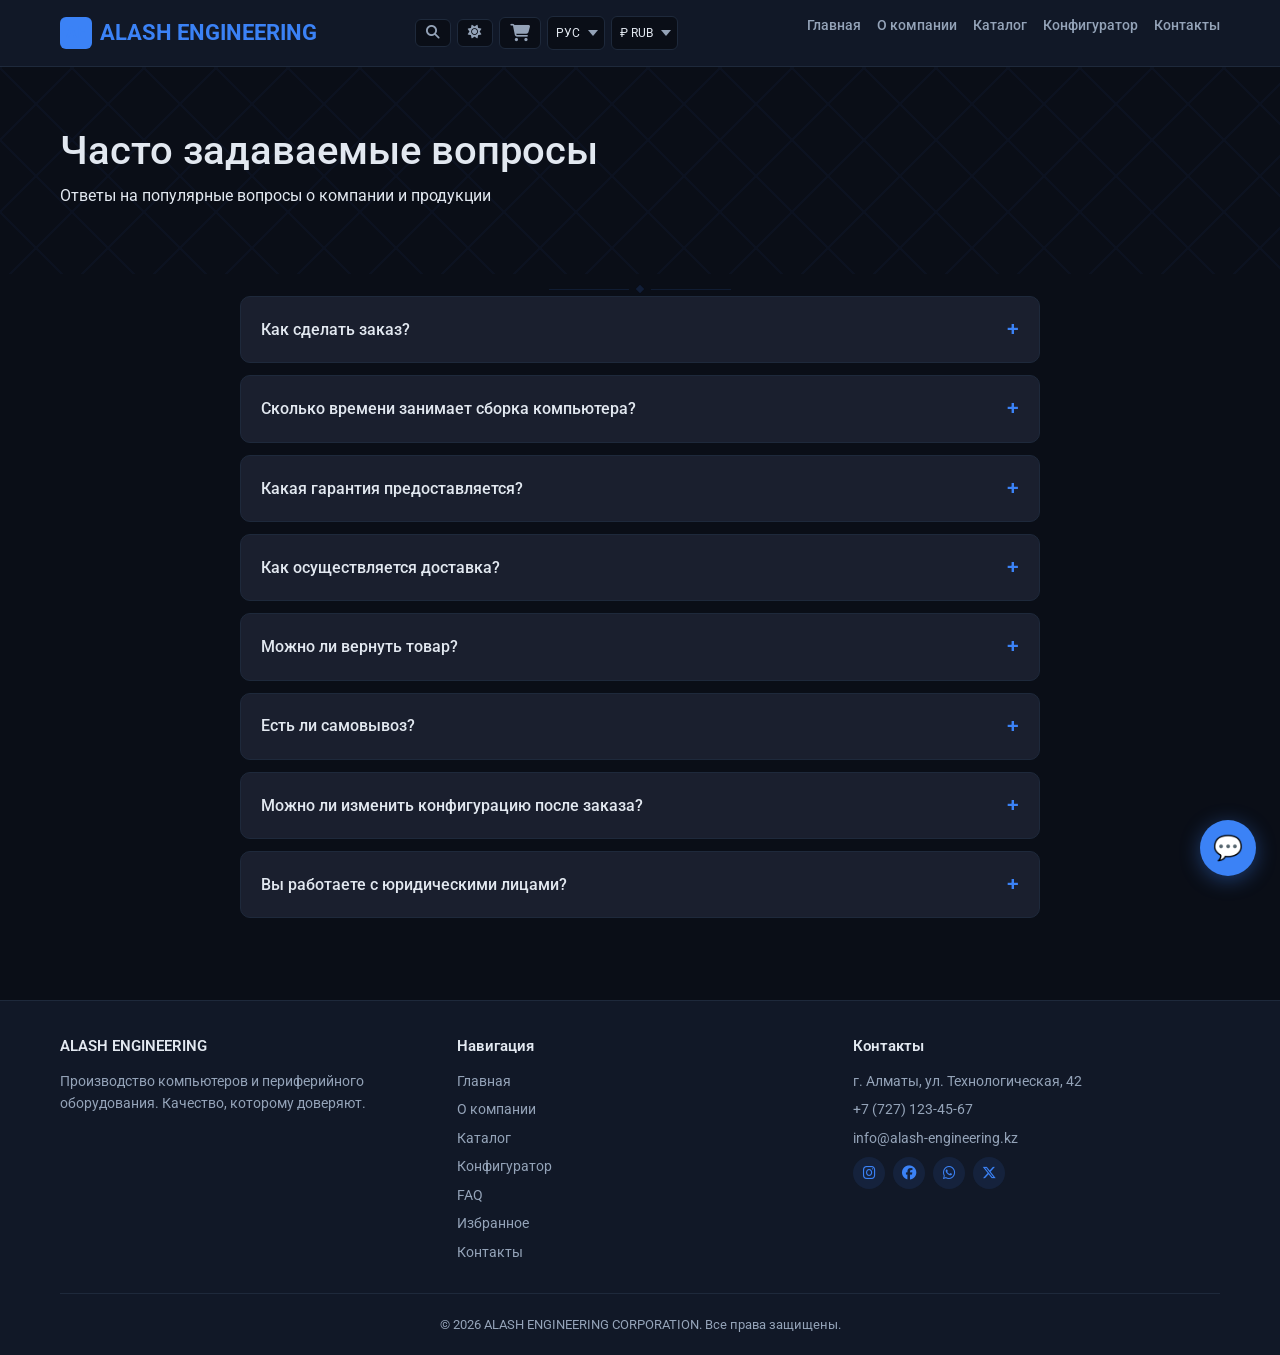
<file: faq.html>
<!DOCTYPE html>
<html lang="ru" data-theme="dark">
<head>
  <meta charset="UTF-8">
  <meta name="viewport" content="width=device-width, initial-scale=1.0">
  <title>FAQ — ALASH ENGINEERING</title>
  <meta name="description" content="Часто задаваемые вопросы о продукции ALASH ENGINEERING. Как сделать заказ, доставка, гарантия, возврат.">
  <meta name="keywords" content="ALASH, FAQ, вопросы, ответы, заказ, доставка, гарантия">
  <meta property="og:title" content="FAQ — ALASH ENGINEERING">
  <meta property="og:description" content="Ответы на популярные вопросы о компании ALASH">
  <meta property="og:type" content="website">
  <meta property="og:image" content="img/favicon.svg">
  <link href="https://fonts.googleapis.com/css2?family=Roboto:wght@300;400;500;700;800&display=swap" rel="stylesheet">
  <link href="https://cdn.jsdelivr.net/npm/bootstrap@5.3.3/dist/css/bootstrap.min.css" rel="stylesheet">
  <link rel="stylesheet" href="https://cdnjs.cloudflare.com/ajax/libs/font-awesome/6.5.1/css/all.min.css">
  <link href="https://unpkg.com/aos@2.3.1/dist/aos.css" rel="stylesheet">
  <link rel="stylesheet" href="css/style.css">
  <link rel="icon" href="img/favicon.svg">
</head>
<body>

  <header class="header">
    <div class="container">
      <a href="index.html" class="logo">
        <span class="logo-icon">AE</span>
        <span data-i18n="header.logo">ALASH <span>ENGINEERING</span></span>
      </a>
      <div class="header-actions">
        <button class="header-btn" id="searchBtn"><i class="fas fa-search"></i></button>
        <button class="header-btn" id="themeToggle"><i class="fas fa-sun"></i></button>
        <button class="header-btn" id="cartBtn">
          <i class="fas fa-shopping-cart cart-icon"></i>
          <span class="cart-badge" id="cartBadge">0</span>
        </button>
        <select class="switcher-select" id="langSelect">
          <option value="kz">ҚАЗ</option>
          <option value="ru" selected>РУС</option>
          <option value="en">ENG</option>
        </select>
        <select class="switcher-select" id="currencySelect">
          <option value="kzt">₸ KZT</option>
          <option value="usd">$ USD</option>
          <option value="rub" selected>₽ RUB</option>
        </select>
      </div>
      <button class="menu-toggle" aria-label="Меню">
        <span></span><span></span><span></span>
      </button>
      <nav>
        <ul class="nav-list">
          <li><a href="index.html">Главная</a></li>
          <li><a href="about.html">О компании</a></li>
          <li><a href="catalog.html">Каталог</a></li>
          <li><a href="configurator.html">Конфигуратор</a></li>
          <li><a href="contacts.html">Контакты</a></li>
        </ul>
      </nav>
    </div>
  </header>

  <section class="hero ornament-bg" style="padding:60px 0 50px;">
    <div class="container">
      <h1>Часто задаваемые <span>вопросы</span></h1>
      <p>Ответы на популярные вопросы о компании и продукции</p>
    </div>
  </section>

  <div class="ornament-line"><span></span></div>

  <section class="section" style="padding-top:0;">
    <div class="container">
      <div class="faq-list">

        <div class="faq-item">
          <button class="faq-question">Как сделать заказ?</button>
          <div class="faq-answer">Добавьте понравившиеся товары в корзину, нажмите «Оформить заказ». Наш менеджер свяжется с вами в течение 30 минут для подтверждения и уточнения деталей доставки.</div>
        </div>

        <div class="faq-item">
          <button class="faq-question">Сколько времени занимает сборка компьютера?</button>
          <div class="faq-answer">Сборка и тестирование компьютера занимает от 1 до 3 рабочих дней. Сложные конфигурации (серверные станции, водяное охлаждение) могут потребовать до 5 рабочих дней.</div>
        </div>

        <div class="faq-item">
          <button class="faq-question">Какая гарантия предоставляется?</button>
          <div class="faq-answer">На все устройства ALASH ENGINEERING предоставляется гарантия от 2 до 5 лет в зависимости от модели. В течение гарантийного срока мы бесплатно ремонтируем или заменяем оборудование.</div>
        </div>

        <div class="faq-item">
          <button class="faq-question">Как осуществляется доставка?</button>
          <div class="faq-answer">Доставка осуществляется по всему Казахстану курьерскими службами. Сроки: 1-2 дня по Алматы, 3-7 дней в регионы. Стоимость доставки рассчитывается индивидуально.</div>
        </div>

        <div class="faq-item">
          <button class="faq-question">Можно ли вернуть товар?</button>
          <div class="faq-answer">Да, в течение 14 дней с момента получения. Товар должен быть в полной комплектации, без следов использования. Возврат осуществляется за наш счёт в случае производственного брака.</div>
        </div>

        <div class="faq-item">
          <button class="faq-question">Есть ли самовывоз?</button>
          <div class="faq-answer">Да, вы можете забрать заказ самостоятельно по адресу: г. Алматы, ул. Технологическая, 42, БЦ «Технопарк». Режим работы: Пн–Пт 9:00–19:00, Сб 10:00–16:00.</div>
        </div>

        <div class="faq-item">
          <button class="faq-question">Можно ли изменить конфигурацию после заказа?</button>
          <div class="faq-answer">Да, если сборка ещё не началась. Свяжитесь с менеджером как можно скорее — мы внесём изменения без дополнительной платы.</div>
        </div>

        <div class="faq-item">
          <button class="faq-question">Вы работаете с юридическими лицами?</button>
          <div class="faq-answer">Да, мы заключаем договоры с организациями, предоставляем счета-фактуры и закрывающие документы. Работаем как по безналичному расчёту, так и по НДС.</div>
        </div>

      </div>
    </div>
  </section>

  <footer class="footer">
    <div class="container">
      <div class="footer-grid">
        <div class="footer-col">
          <h3>ALASH ENGINEERING</h3>
          <p>Производство компьютеров и периферийного оборудования. Качество, которому доверяют.</p>
        </div>
        <div class="footer-col">
          <h3>Навигация</h3>
          <a href="index.html">Главная</a>
          <a href="about.html">О компании</a>
          <a href="catalog.html">Каталог</a>
          <a href="configurator.html">Конфигуратор</a>
          <a href="faq.html">FAQ</a>
          <a href="favorites.html">Избранное</a>
          <a href="contacts.html">Контакты</a>
        </div>
        <div class="footer-col">
          <h3>Контакты</h3>
          <p>г. Алматы, ул. Технологическая, 42</p>
          <p>+7 (727) 123-45-67</p>
          <p>info@alash-engineering.kz</p>
          <div class="footer-social">
            <a href="https://instagram.com/alash_engineering" target="_blank" rel="noopener" aria-label="Instagram"><i class="fab fa-instagram"></i></a>
            <a href="https://facebook.com/alash.engineering" target="_blank" rel="noopener" aria-label="Facebook"><i class="fab fa-facebook"></i></a>
            <a href="https://wa.me/77271234567" target="_blank" rel="noopener" aria-label="WhatsApp"><i class="fab fa-whatsapp"></i></a>
            <a href="https://x.com/alash_eng" target="_blank" rel="noopener" aria-label="X (Twitter)"><i class="fab fa-x-twitter"></i></a>
          </div>
        </div>
      </div>
      <div class="footer-bottom">© 2026 ALASH ENGINEERING CORPORATION. Все права защищены.</div>
    </div>
  </footer>

  <script src="https://cdn.jsdelivr.net/npm/bootstrap@5.3.3/dist/js/bootstrap.bundle.min.js"></script>
  <script src="https://unpkg.com/aos@2.3.1/dist/aos.js"></script>
  <script src="js/script.js"></script>
</body>
</html>
</file>
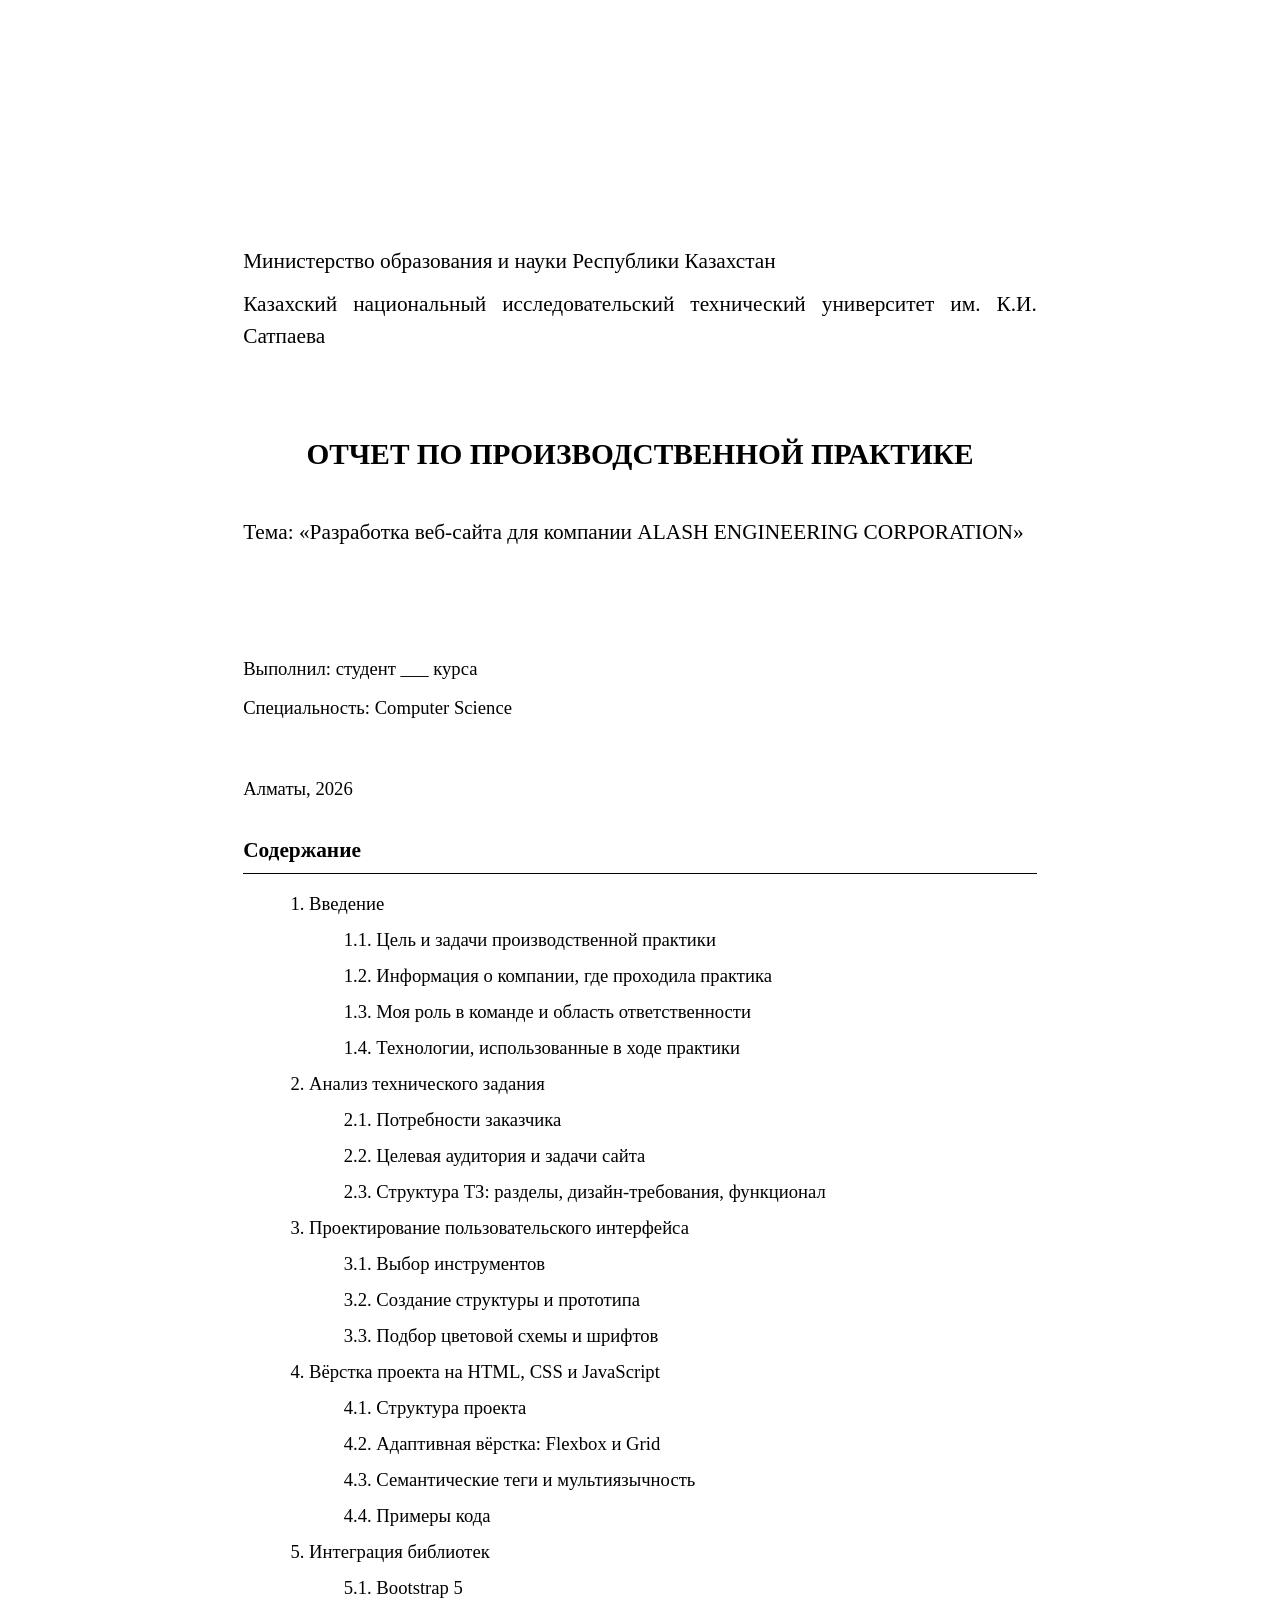
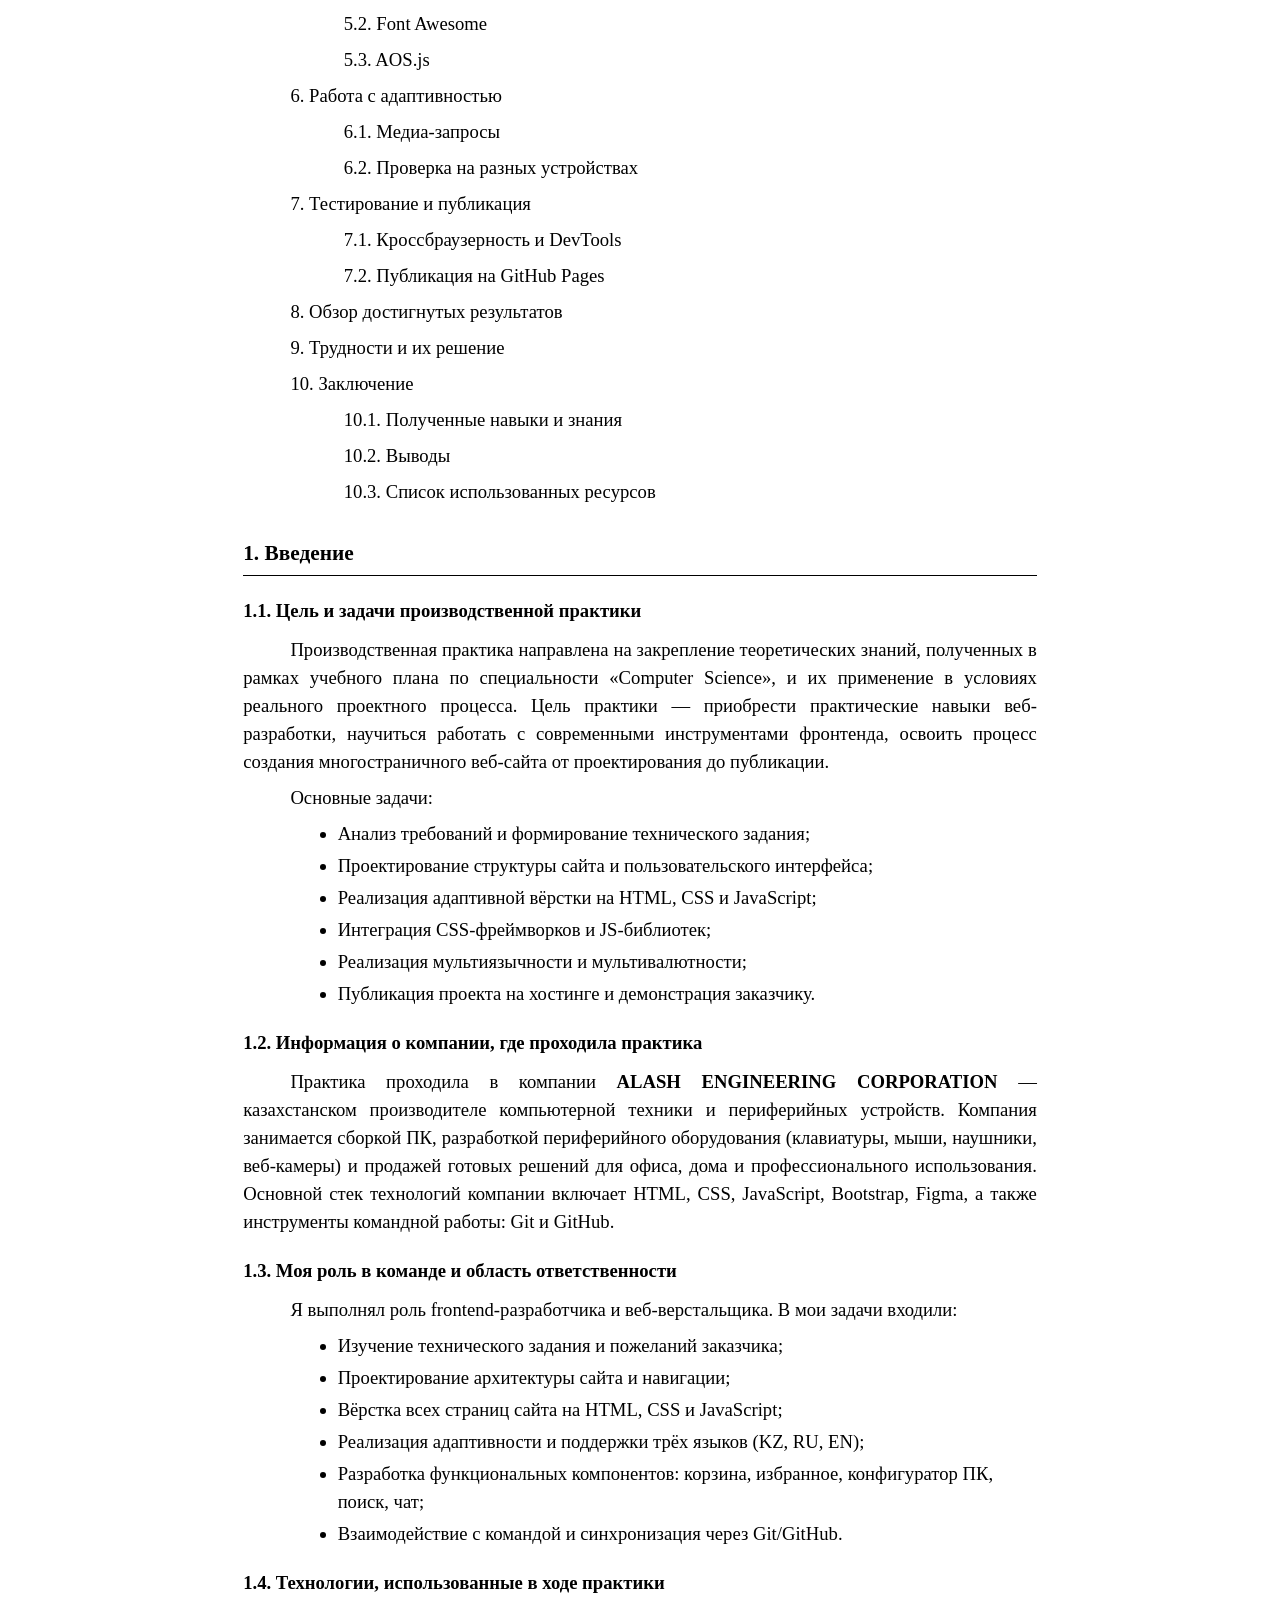
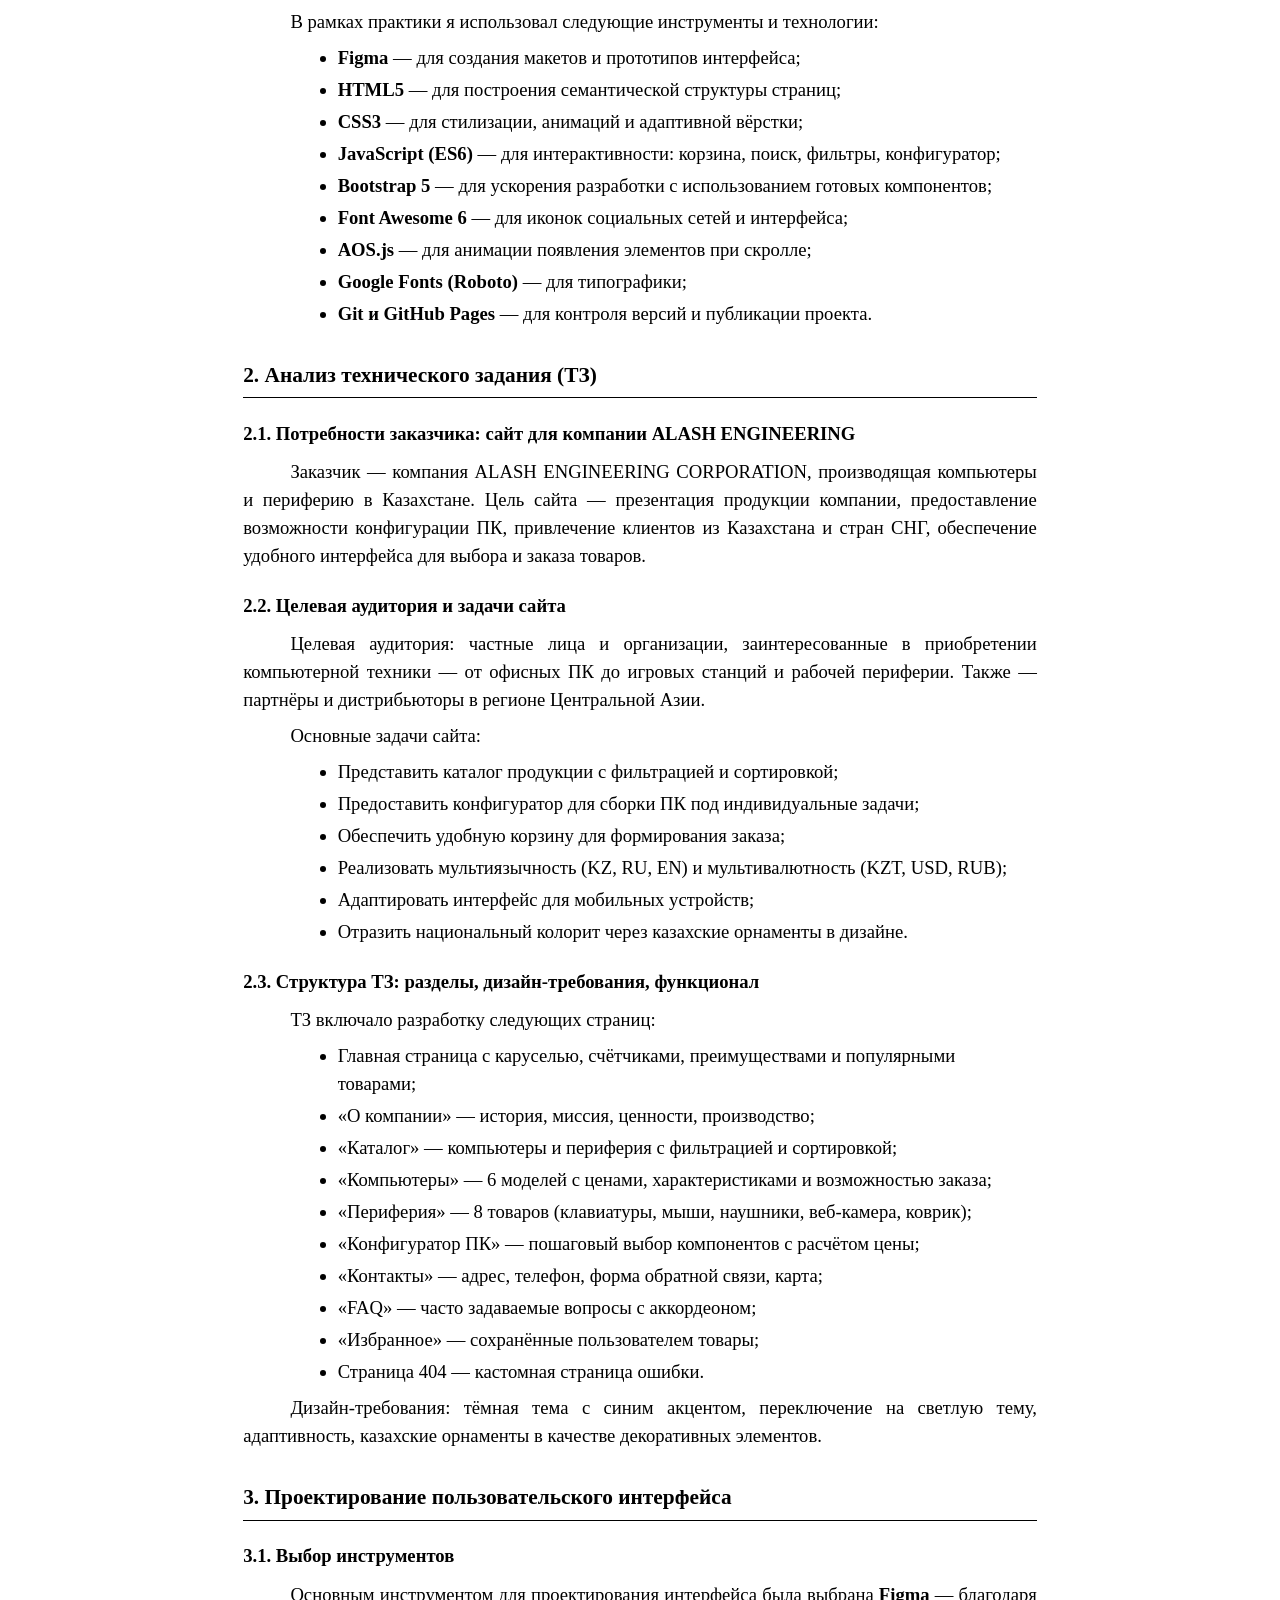
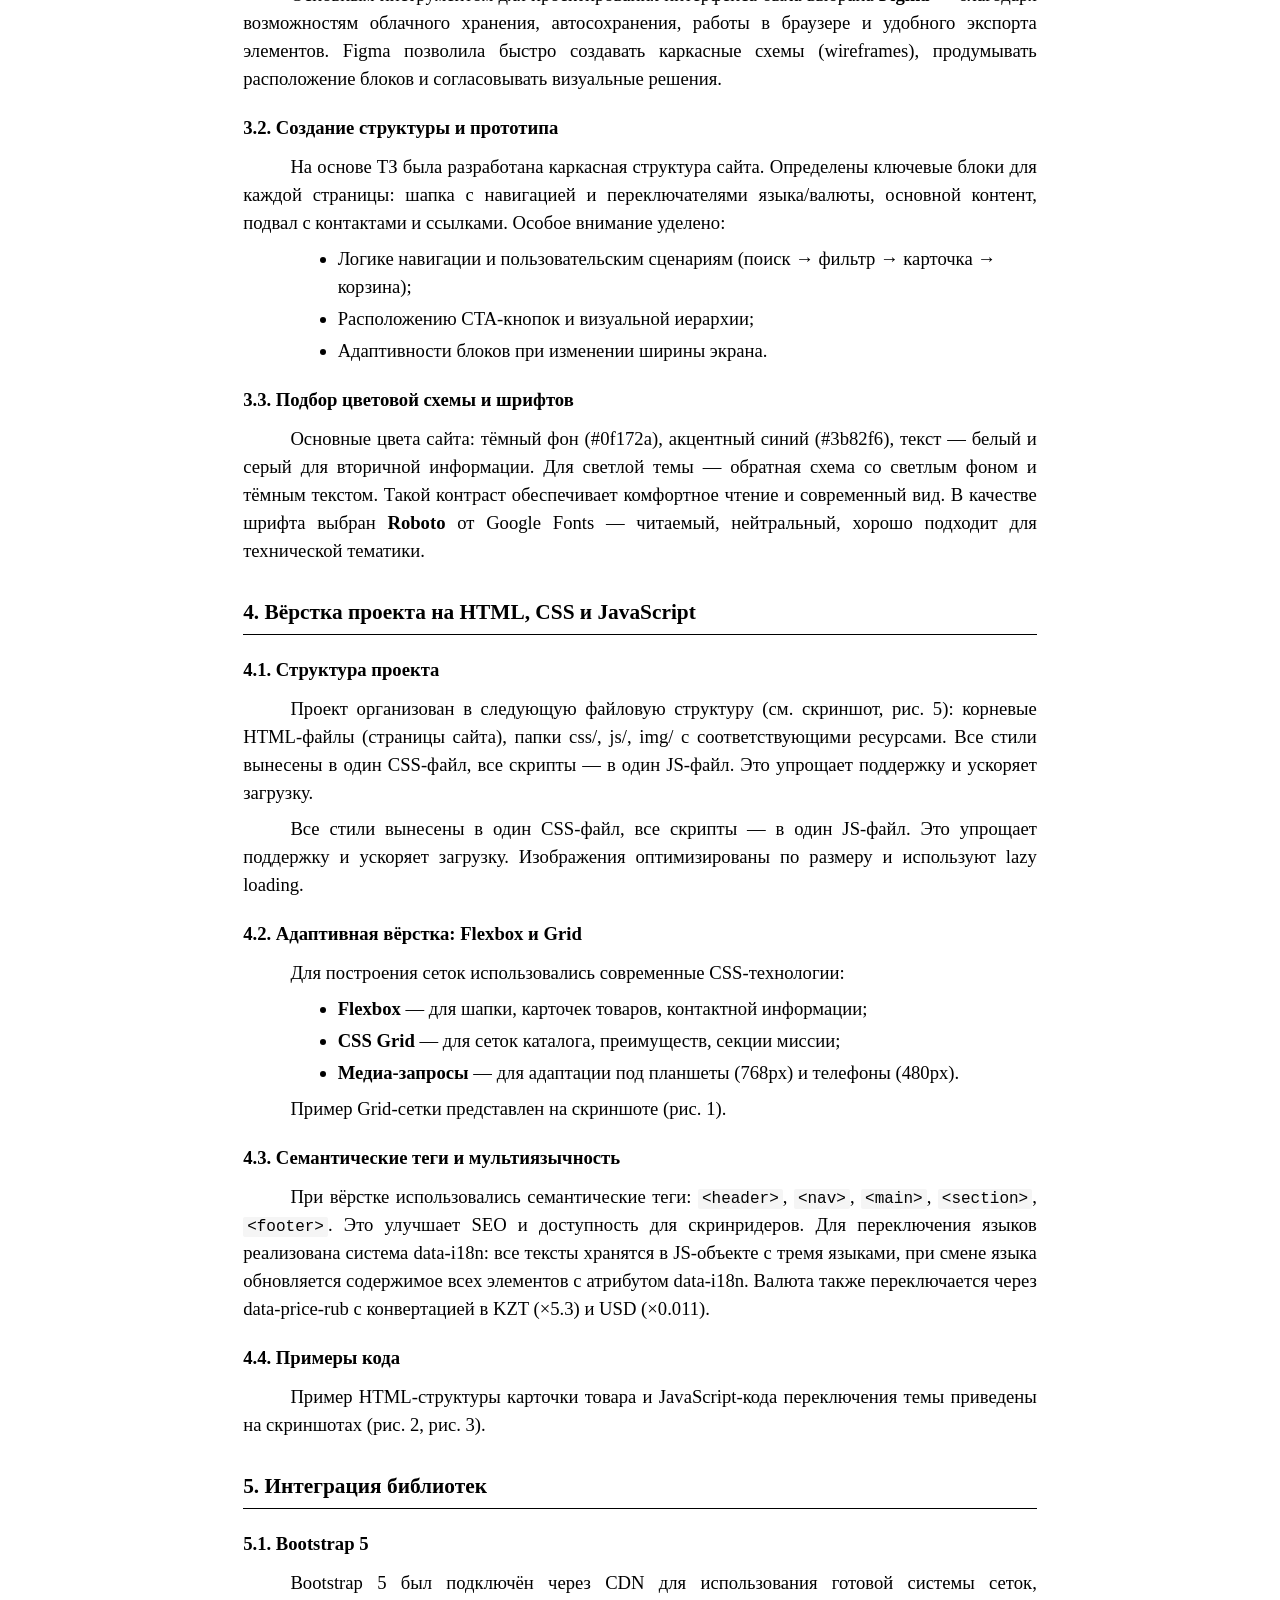
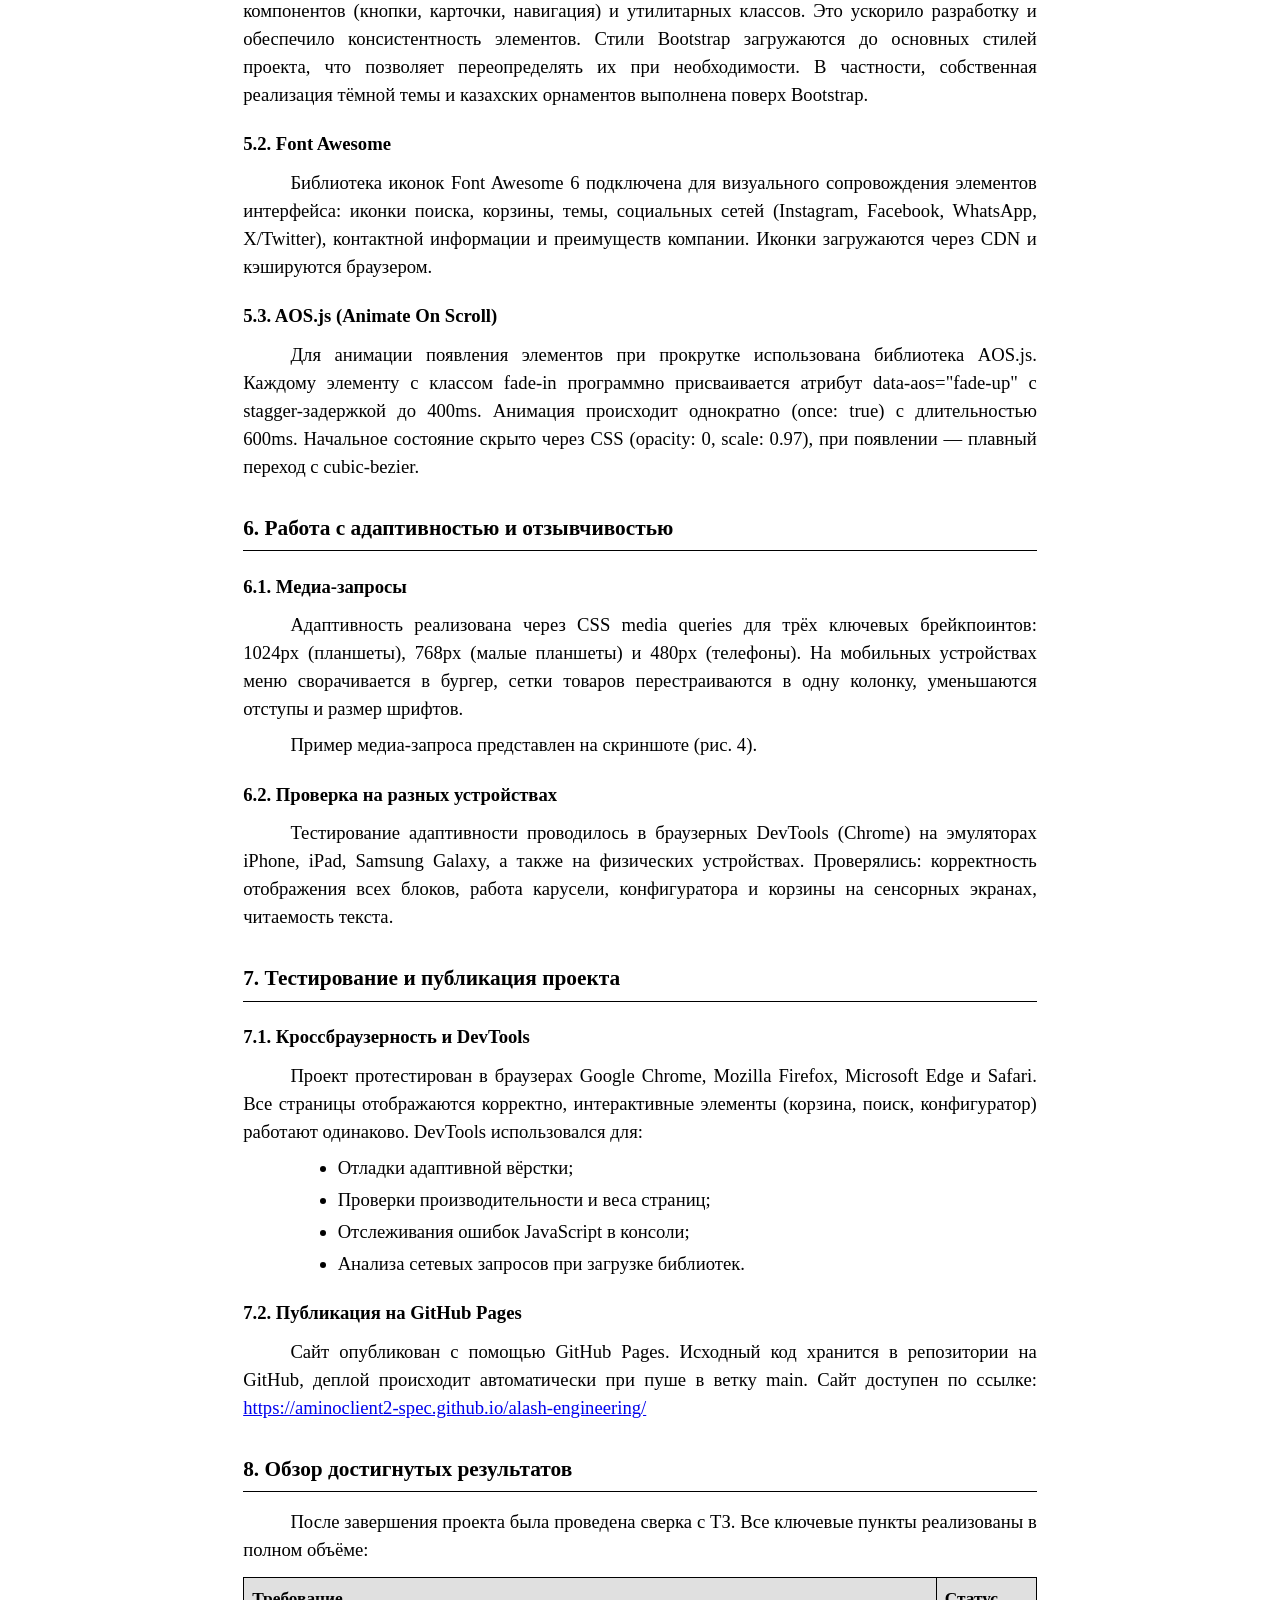
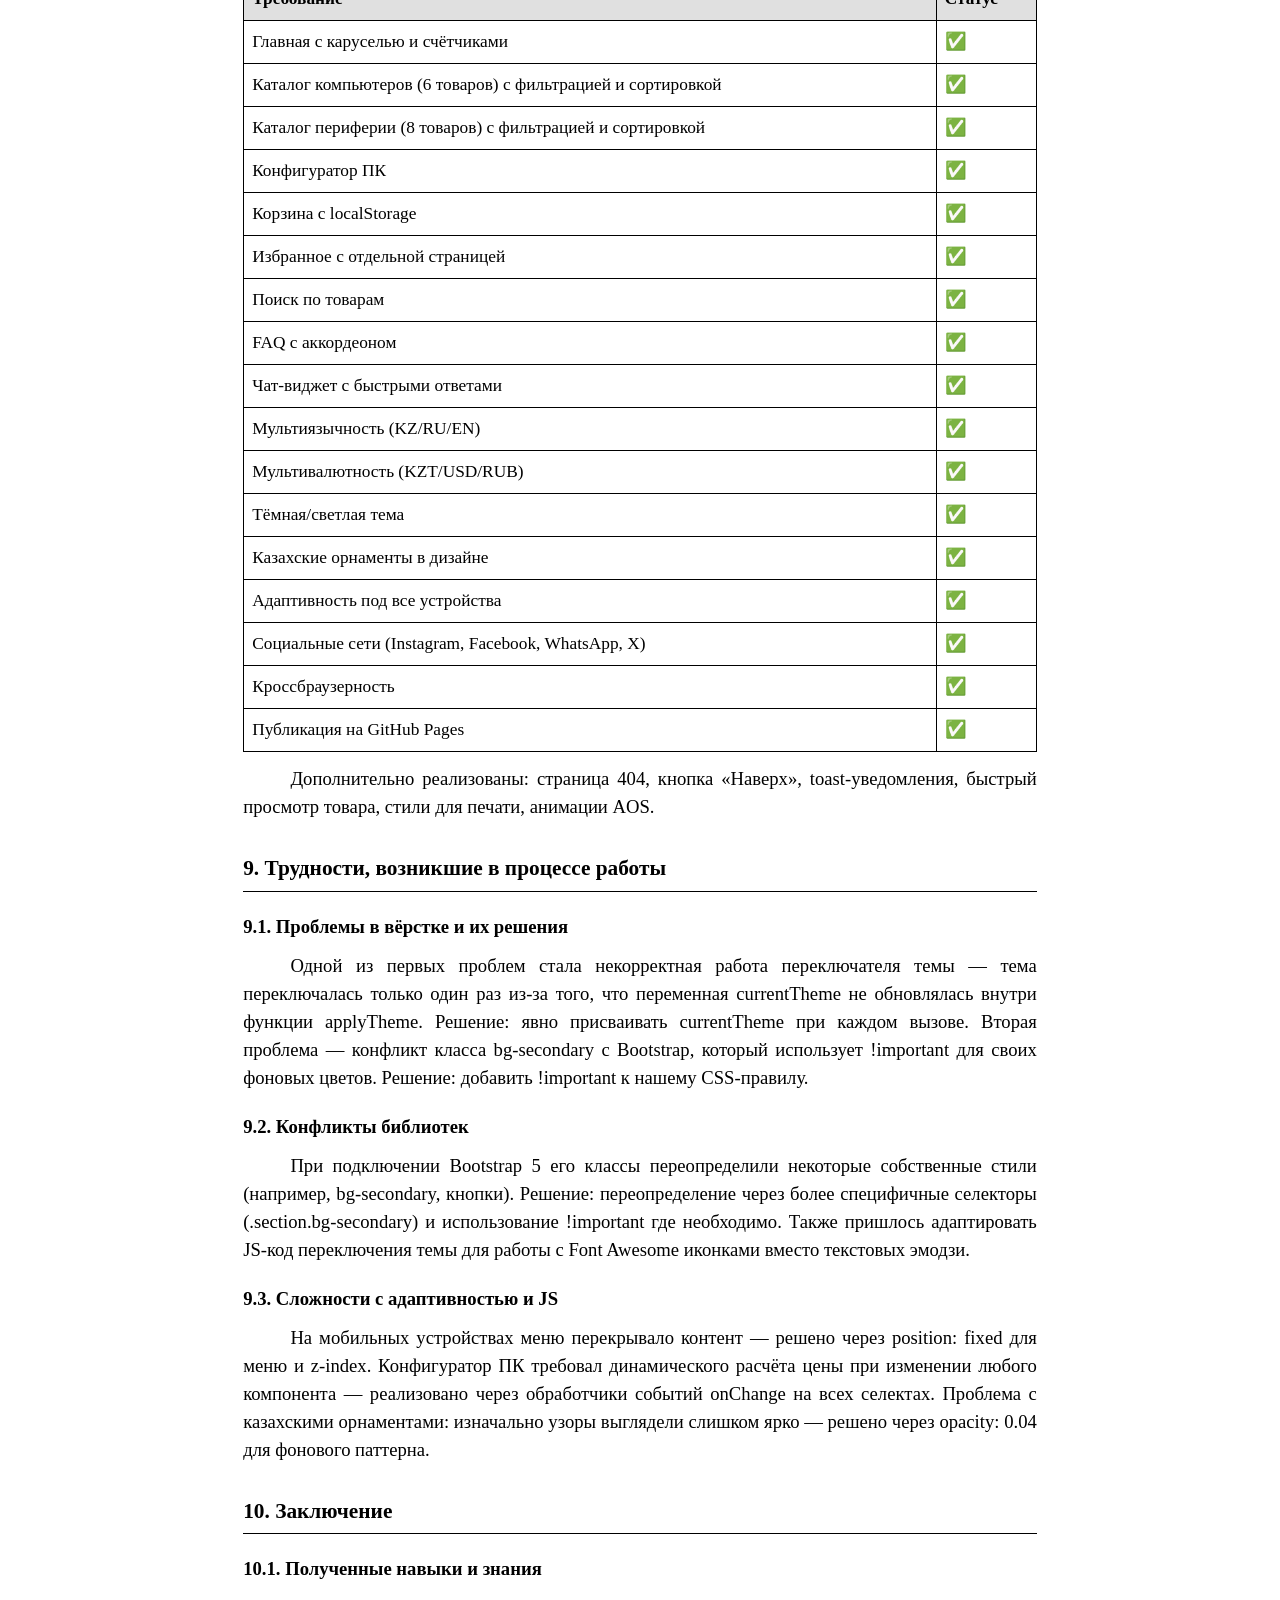
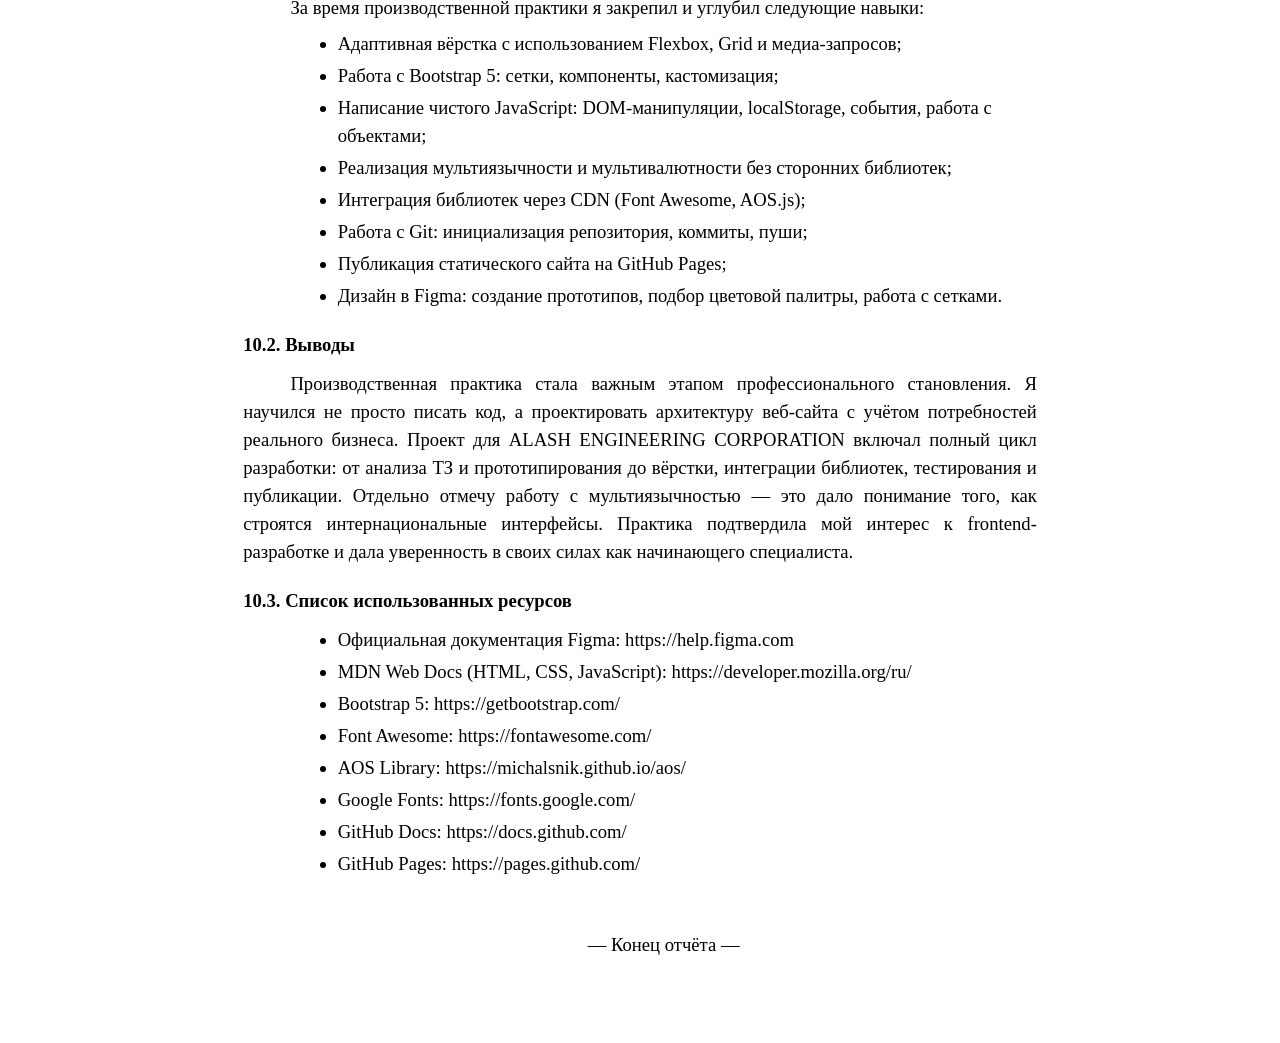
<file: report/Отчет по практике.html>
<!DOCTYPE html>
<html lang="ru">
<head>
<meta charset="UTF-8">
<title>Отчет по практике — ALASH ENGINEERING</title>
<style>
body { font-family: 'Times New Roman', serif; font-size: 14pt; line-height: 1.5; color: #000; max-width: 210mm; margin: auto; padding: 20mm 25mm; background: #fff; }
h1 { font-size: 20pt; text-align: center; margin-bottom: 30pt; }
h2 { font-size: 16pt; margin-top: 24pt; margin-bottom: 12pt; border-bottom: 1px solid #000; padding-bottom: 4pt; }
h3 { font-size: 14pt; margin-top: 16pt; margin-bottom: 8pt; }
p { text-indent: 1.25cm; margin: 6pt 0; text-align: justify; }
.title-page { text-align: center; padding-top: 120pt; }
.title-page h1 { font-size: 22pt; }
.title-page p { text-indent: 0; margin: 8pt 0; }
.ul { margin: 6pt 0 6pt 1.25cm; padding-left: 1.25cm; }
.ul li { margin: 3pt 0; }
code { font-family: 'Courier New', monospace; font-size: 12pt; background: #f5f5f5; padding: 1px 4px; border-radius: 2px; }
pre { background: #f5f5f5; padding: 10pt; border-left: 3px solid #333; font-size: 11pt; overflow-x: auto; margin: 8pt 0; }
table { width: 100%; border-collapse: collapse; margin: 10pt 0; }
td, th { border: 1px solid #000; padding: 6pt; font-size: 13pt; text-align: left; }
th { background: #e0e0e0; }
</style>
</head>
<body>

<div class="title-page">
  <p style="font-size:16pt;">Министерство образования и науки Республики Казахстан</p>
  <p style="font-size:16pt; margin-bottom:40pt;">Казахский национальный исследовательский технический университет им. К.И. Сатпаева</p>

  <h1 style="margin-top:60pt;">ОТЧЕТ ПО ПРОИЗВОДСТВЕННОЙ ПРАКТИКЕ</h1>
  <p style="font-size:16pt; margin-top:20pt;">Тема: «Разработка веб-сайта для компании ALASH ENGINEERING CORPORATION»</p>

  <p style="margin-top:80pt;">Выполнил: студент ___ курса</p>
  <p>Специальность: Computer Science</p>
  <p style="margin-top:40pt;">Алматы, 2026</p>
</div>

<div style="page-break-before:always;"></div>

<h2>Содержание</h2>
<p>1. Введение</p>
<p style="margin-left:40pt;">1.1. Цель и задачи производственной практики</p>
<p style="margin-left:40pt;">1.2. Информация о компании, где проходила практика</p>
<p style="margin-left:40pt;">1.3. Моя роль в команде и область ответственности</p>
<p style="margin-left:40pt;">1.4. Технологии, использованные в ходе практики</p>
<p>2. Анализ технического задания</p>
<p style="margin-left:40pt;">2.1. Потребности заказчика</p>
<p style="margin-left:40pt;">2.2. Целевая аудитория и задачи сайта</p>
<p style="margin-left:40pt;">2.3. Структура ТЗ: разделы, дизайн-требования, функционал</p>
<p>3. Проектирование пользовательского интерфейса</p>
<p style="margin-left:40pt;">3.1. Выбор инструментов</p>
<p style="margin-left:40pt;">3.2. Создание структуры и прототипа</p>
<p style="margin-left:40pt;">3.3. Подбор цветовой схемы и шрифтов</p>
<p>4. Вёрстка проекта на HTML, CSS и JavaScript</p>
<p style="margin-left:40pt;">4.1. Структура проекта</p>
<p style="margin-left:40pt;">4.2. Адаптивная вёрстка: Flexbox и Grid</p>
<p style="margin-left:40pt;">4.3. Семантические теги и мультиязычность</p>
<p style="margin-left:40pt;">4.4. Примеры кода</p>
<p>5. Интеграция библиотек</p>
<p style="margin-left:40pt;">5.1. Bootstrap 5</p>
<p style="margin-left:40pt;">5.2. Font Awesome</p>
<p style="margin-left:40pt;">5.3. AOS.js</p>
<p>6. Работа с адаптивностью</p>
<p style="margin-left:40pt;">6.1. Медиа-запросы</p>
<p style="margin-left:40pt;">6.2. Проверка на разных устройствах</p>
<p>7. Тестирование и публикация</p>
<p style="margin-left:40pt;">7.1. Кроссбраузерность и DevTools</p>
<p style="margin-left:40pt;">7.2. Публикация на GitHub Pages</p>
<p>8. Обзор достигнутых результатов</p>
<p>9. Трудности и их решение</p>
<p>10. Заключение</p>
<p style="margin-left:40pt;">10.1. Полученные навыки и знания</p>
<p style="margin-left:40pt;">10.2. Выводы</p>
<p style="margin-left:40pt;">10.3. Список использованных ресурсов</p>

<div style="page-break-before:always;"></div>

<h2>1. Введение</h2>

<h3>1.1. Цель и задачи производственной практики</h3>
<p>Производственная практика направлена на закрепление теоретических знаний, полученных в рамках учебного плана по специальности «Computer Science», и их применение в условиях реального проектного процесса. Цель практики — приобрести практические навыки веб-разработки, научиться работать с современными инструментами фронтенда, освоить процесс создания многостраничного веб-сайта от проектирования до публикации.</p>
<p>Основные задачи:</p>
<ul class="ul">
  <li>Анализ требований и формирование технического задания;</li>
  <li>Проектирование структуры сайта и пользовательского интерфейса;</li>
  <li>Реализация адаптивной вёрстки на HTML, CSS и JavaScript;</li>
  <li>Интеграция CSS-фреймворков и JS-библиотек;</li>
  <li>Реализация мультиязычности и мультивалютности;</li>
  <li>Публикация проекта на хостинге и демонстрация заказчику.</li>
</ul>

<h3>1.2. Информация о компании, где проходила практика</h3>
<p>Практика проходила в компании <strong>ALASH ENGINEERING CORPORATION</strong> — казахстанском производителе компьютерной техники и периферийных устройств. Компания занимается сборкой ПК, разработкой периферийного оборудования (клавиатуры, мыши, наушники, веб-камеры) и продажей готовых решений для офиса, дома и профессионального использования. Основной стек технологий компании включает HTML, CSS, JavaScript, Bootstrap, Figma, а также инструменты командной работы: Git и GitHub.</p>

<h3>1.3. Моя роль в команде и область ответственности</h3>
<p>Я выполнял роль frontend-разработчика и веб-верстальщика. В мои задачи входили:</p>
<ul class="ul">
  <li>Изучение технического задания и пожеланий заказчика;</li>
  <li>Проектирование архитектуры сайта и навигации;</li>
  <li>Вёрстка всех страниц сайта на HTML, CSS и JavaScript;</li>
  <li>Реализация адаптивности и поддержки трёх языков (KZ, RU, EN);</li>
  <li>Разработка функциональных компонентов: корзина, избранное, конфигуратор ПК, поиск, чат;</li>
  <li>Взаимодействие с командой и синхронизация через Git/GitHub.</li>
</ul>

<h3>1.4. Технологии, использованные в ходе практики</h3>
<p>В рамках практики я использовал следующие инструменты и технологии:</p>
<ul class="ul">
  <li><strong>Figma</strong> — для создания макетов и прототипов интерфейса;</li>
  <li><strong>HTML5</strong> — для построения семантической структуры страниц;</li>
  <li><strong>CSS3</strong> — для стилизации, анимаций и адаптивной вёрстки;</li>
  <li><strong>JavaScript (ES6)</strong> — для интерактивности: корзина, поиск, фильтры, конфигуратор;</li>
  <li><strong>Bootstrap 5</strong> — для ускорения разработки с использованием готовых компонентов;</li>
  <li><strong>Font Awesome 6</strong> — для иконок социальных сетей и интерфейса;</li>
  <li><strong>AOS.js</strong> — для анимации появления элементов при скролле;</li>
  <li><strong>Google Fonts (Roboto)</strong> — для типографики;</li>
  <li><strong>Git и GitHub Pages</strong> — для контроля версий и публикации проекта.</li>
</ul>

<div style="page-break-before:always;"></div>

<h2>2. Анализ технического задания (ТЗ)</h2>

<h3>2.1. Потребности заказчика: сайт для компании ALASH ENGINEERING</h3>
<p>Заказчик — компания ALASH ENGINEERING CORPORATION, производящая компьютеры и периферию в Казахстане. Цель сайта — презентация продукции компании, предоставление возможности конфигурации ПК, привлечение клиентов из Казахстана и стран СНГ, обеспечение удобного интерфейса для выбора и заказа товаров.</p>

<h3>2.2. Целевая аудитория и задачи сайта</h3>
<p>Целевая аудитория: частные лица и организации, заинтересованные в приобретении компьютерной техники — от офисных ПК до игровых станций и рабочей периферии. Также — партнёры и дистрибьюторы в регионе Центральной Азии.</p>
<p>Основные задачи сайта:</p>
<ul class="ul">
  <li>Представить каталог продукции с фильтрацией и сортировкой;</li>
  <li>Предоставить конфигуратор для сборки ПК под индивидуальные задачи;</li>
  <li>Обеспечить удобную корзину для формирования заказа;</li>
  <li>Реализовать мультиязычность (KZ, RU, EN) и мультивалютность (KZT, USD, RUB);</li>
  <li>Адаптировать интерфейс для мобильных устройств;</li>
  <li>Отразить национальный колорит через казахские орнаменты в дизайне.</li>
</ul>

<h3>2.3. Структура ТЗ: разделы, дизайн-требования, функционал</h3>
<p>ТЗ включало разработку следующих страниц:</p>
<ul class="ul">
  <li>Главная страница с каруселью, счётчиками, преимуществами и популярными товарами;</li>
  <li>«О компании» — история, миссия, ценности, производство;</li>
  <li>«Каталог» — компьютеры и периферия с фильтрацией и сортировкой;</li>
  <li>«Компьютеры» — 6 моделей с ценами, характеристиками и возможностью заказа;</li>
  <li>«Периферия» — 8 товаров (клавиатуры, мыши, наушники, веб-камера, коврик);</li>
  <li>«Конфигуратор ПК» — пошаговый выбор компонентов с расчётом цены;</li>
  <li>«Контакты» — адрес, телефон, форма обратной связи, карта;</li>
  <li>«FAQ» — часто задаваемые вопросы с аккордеоном;</li>
  <li>«Избранное» — сохранённые пользователем товары;</li>
  <li>Страница 404 — кастомная страница ошибки.</li>
</ul>
<p>Дизайн-требования: тёмная тема с синим акцентом, переключение на светлую тему, адаптивность, казахские орнаменты в качестве декоративных элементов.</p>

<div style="page-break-before:always;"></div>

<h2>3. Проектирование пользовательского интерфейса</h2>

<h3>3.1. Выбор инструментов</h3>
<p>Основным инструментом для проектирования интерфейса была выбрана <strong>Figma</strong> — благодаря возможностям облачного хранения, автосохранения, работы в браузере и удобного экспорта элементов. Figma позволила быстро создавать каркасные схемы (wireframes), продумывать расположение блоков и согласовывать визуальные решения.</p>

<h3>3.2. Создание структуры и прототипа</h3>
<p>На основе ТЗ была разработана каркасная структура сайта. Определены ключевые блоки для каждой страницы: шапка с навигацией и переключателями языка/валюты, основной контент, подвал с контактами и ссылками. Особое внимание уделено:</p>
<ul class="ul">
  <li>Логике навигации и пользовательским сценариям (поиск → фильтр → карточка → корзина);</li>
  <li>Расположению CTA-кнопок и визуальной иерархии;</li>
  <li>Адаптивности блоков при изменении ширины экрана.</li>
</ul>

<h3>3.3. Подбор цветовой схемы и шрифтов</h3>
<p>Основные цвета сайта: тёмный фон (#0f172a), акцентный синий (#3b82f6), текст — белый и серый для вторичной информации. Для светлой темы — обратная схема со светлым фоном и тёмным текстом. Такой контраст обеспечивает комфортное чтение и современный вид. В качестве шрифта выбран <strong>Roboto</strong> от Google Fonts — читаемый, нейтральный, хорошо подходит для технической тематики.</p>

<div style="page-break-before:always;"></div>

<h2>4. Вёрстка проекта на HTML, CSS и JavaScript</h2>

<h3>4.1. Структура проекта</h3>
<p>Проект организован в следующую файловую структуру (см. скриншот, рис. 5): корневые HTML-файлы (страницы сайта), папки css/, js/, img/ с соответствующими ресурсами. Все стили вынесены в один CSS-файл, все скрипты — в один JS-файл. Это упрощает поддержку и ускоряет загрузку.</p>
<p>Все стили вынесены в один CSS-файл, все скрипты — в один JS-файл. Это упрощает поддержку и ускоряет загрузку. Изображения оптимизированы по размеру и используют lazy loading.</p>

<h3>4.2. Адаптивная вёрстка: Flexbox и Grid</h3>
<p>Для построения сеток использовались современные CSS-технологии:</p>
<ul class="ul">
  <li><strong>Flexbox</strong> — для шапки, карточек товаров, контактной информации;</li>
  <li><strong>CSS Grid</strong> — для сеток каталога, преимуществ, секции миссии;</li>
  <li><strong>Медиа-запросы</strong> — для адаптации под планшеты (768px) и телефоны (480px).</li>
</ul>
<p>Пример Grid-сетки представлен на скриншоте (рис. 1).</p>

<h3>4.3. Семантические теги и мультиязычность</h3>
<p>При вёрстке использовались семантические теги: <code>&lt;header&gt;</code>, <code>&lt;nav&gt;</code>, <code>&lt;main&gt;</code>, <code>&lt;section&gt;</code>, <code>&lt;footer&gt;</code>. Это улучшает SEO и доступность для скринридеров. Для переключения языков реализована система data-i18n: все тексты хранятся в JS-объекте с тремя языками, при смене языка обновляется содержимое всех элементов с атрибутом data-i18n. Валюта также переключается через data-price-rub с конвертацией в KZT (×5.3) и USD (×0.011).</p>

<h3>4.4. Примеры кода</h3>
<p>Пример HTML-структуры карточки товара и JavaScript-кода переключения темы приведены на скриншотах (рис. 2, рис. 3).</p>

<div style="page-break-before:always;"></div>

<h2>5. Интеграция библиотек</h2>

<h3>5.1. Bootstrap 5</h3>
<p>Bootstrap 5 был подключён через CDN для использования готовой системы сеток, компонентов (кнопки, карточки, навигация) и утилитарных классов. Это ускорило разработку и обеспечило консистентность элементов. Стили Bootstrap загружаются до основных стилей проекта, что позволяет переопределять их при необходимости. В частности, собственная реализация тёмной темы и казахских орнаментов выполнена поверх Bootstrap.</p>

<h3>5.2. Font Awesome</h3>
<p>Библиотека иконок Font Awesome 6 подключена для визуального сопровождения элементов интерфейса: иконки поиска, корзины, темы, социальных сетей (Instagram, Facebook, WhatsApp, X/Twitter), контактной информации и преимуществ компании. Иконки загружаются через CDN и кэшируются браузером.</p>

<h3>5.3. AOS.js (Animate On Scroll)</h3>
<p>Для анимации появления элементов при прокрутке использована библиотека AOS.js. Каждому элементу с классом fade-in программно присваивается атрибут data-aos="fade-up" с stagger-задержкой до 400ms. Анимация происходит однократно (once: true) с длительностью 600ms. Начальное состояние скрыто через CSS (opacity: 0, scale: 0.97), при появлении — плавный переход с cubic-bezier.</p>

<div style="page-break-before:always;"></div>

<h2>6. Работа с адаптивностью и отзывчивостью</h2>

<h3>6.1. Медиа-запросы</h3>
<p>Адаптивность реализована через CSS media queries для трёх ключевых брейкпоинтов: 1024px (планшеты), 768px (малые планшеты) и 480px (телефоны). На мобильных устройствах меню сворачивается в бургер, сетки товаров перестраиваются в одну колонку, уменьшаются отступы и размер шрифтов.</p>
<p>Пример медиа-запроса представлен на скриншоте (рис. 4).</p>

<h3>6.2. Проверка на разных устройствах</h3>
<p>Тестирование адаптивности проводилось в браузерных DevTools (Chrome) на эмуляторах iPhone, iPad, Samsung Galaxy, а также на физических устройствах. Проверялись: корректность отображения всех блоков, работа карусели, конфигуратора и корзины на сенсорных экранах, читаемость текста.</p>

<div style="page-break-before:always;"></div>

<h2>7. Тестирование и публикация проекта</h2>

<h3>7.1. Кроссбраузерность и DevTools</h3>
<p>Проект протестирован в браузерах Google Chrome, Mozilla Firefox, Microsoft Edge и Safari. Все страницы отображаются корректно, интерактивные элементы (корзина, поиск, конфигуратор) работают одинаково. DevTools использовался для:</p>
<ul class="ul">
  <li>Отладки адаптивной вёрстки;</li>
  <li>Проверки производительности и веса страниц;</li>
  <li>Отслеживания ошибок JavaScript в консоли;</li>
  <li>Анализа сетевых запросов при загрузке библиотек.</li>
</ul>

<h3>7.2. Публикация на GitHub Pages</h3>
<p>Сайт опубликован с помощью GitHub Pages. Исходный код хранится в репозитории на GitHub, деплой происходит автоматически при пуше в ветку main. Сайт доступен по ссылке: <a href="https://aminoclient2-spec.github.io/alash-engineering/">https://aminoclient2-spec.github.io/alash-engineering/</a></p>

<div style="page-break-before:always;"></div>

<h2>8. Обзор достигнутых результатов</h2>

<p>После завершения проекта была проведена сверка с ТЗ. Все ключевые пункты реализованы в полном объёме:</p>

<table>
  <tr><th>Требование</th><th>Статус</th></tr>
  <tr><td>Главная с каруселью и счётчиками</td><td>✅</td></tr>
  <tr><td>Каталог компьютеров (6 товаров) с фильтрацией и сортировкой</td><td>✅</td></tr>
  <tr><td>Каталог периферии (8 товаров) с фильтрацией и сортировкой</td><td>✅</td></tr>
  <tr><td>Конфигуратор ПК</td><td>✅</td></tr>
  <tr><td>Корзина с localStorage</td><td>✅</td></tr>
  <tr><td>Избранное с отдельной страницей</td><td>✅</td></tr>
  <tr><td>Поиск по товарам</td><td>✅</td></tr>
  <tr><td>FAQ с аккордеоном</td><td>✅</td></tr>
  <tr><td>Чат-виджет с быстрыми ответами</td><td>✅</td></tr>
  <tr><td>Мультиязычность (KZ/RU/EN)</td><td>✅</td></tr>
  <tr><td>Мультивалютность (KZT/USD/RUB)</td><td>✅</td></tr>
  <tr><td>Тёмная/светлая тема</td><td>✅</td></tr>
  <tr><td>Казахские орнаменты в дизайне</td><td>✅</td></tr>
  <tr><td>Адаптивность под все устройства</td><td>✅</td></tr>
  <tr><td>Социальные сети (Instagram, Facebook, WhatsApp, X)</td><td>✅</td></tr>
  <tr><td>Кроссбраузерность</td><td>✅</td></tr>
  <tr><td>Публикация на GitHub Pages</td><td>✅</td></tr>
</table>

<p>Дополнительно реализованы: страница 404, кнопка «Наверх», toast-уведомления, быстрый просмотр товара, стили для печати, анимации AOS.</p>

<div style="page-break-before:always;"></div>

<h2>9. Трудности, возникшие в процессе работы</h2>

<h3>9.1. Проблемы в вёрстке и их решения</h3>
<p>Одной из первых проблем стала некорректная работа переключателя темы — тема переключалась только один раз из-за того, что переменная currentTheme не обновлялась внутри функции applyTheme. Решение: явно присваивать currentTheme при каждом вызове. Вторая проблема — конфликт класса bg-secondary с Bootstrap, который использует !important для своих фоновых цветов. Решение: добавить !important к нашему CSS-правилу.</p>

<h3>9.2. Конфликты библиотек</h3>
<p>При подключении Bootstrap 5 его классы переопределили некоторые собственные стили (например, bg-secondary, кнопки). Решение: переопределение через более специфичные селекторы (.section.bg-secondary) и использование !important где необходимо. Также пришлось адаптировать JS-код переключения темы для работы с Font Awesome иконками вместо текстовых эмодзи.</p>

<h3>9.3. Сложности с адаптивностью и JS</h3>
<p>На мобильных устройствах меню перекрывало контент — решено через position: fixed для меню и z-index. Конфигуратор ПК требовал динамического расчёта цены при изменении любого компонента — реализовано через обработчики событий onChange на всех селектах. Проблема с казахскими орнаментами: изначально узоры выглядели слишком ярко — решено через opacity: 0.04 для фонового паттерна.</p>

<div style="page-break-before:always;"></div>

<h2>10. Заключение</h2>

<h3>10.1. Полученные навыки и знания</h3>
<p>За время производственной практики я закрепил и углубил следующие навыки:</p>
<ul class="ul">
  <li>Адаптивная вёрстка с использованием Flexbox, Grid и медиа-запросов;</li>
  <li>Работа с Bootstrap 5: сетки, компоненты, кастомизация;</li>
  <li>Написание чистого JavaScript: DOM-манипуляции, localStorage, события, работа с объектами;</li>
  <li>Реализация мультиязычности и мультивалютности без сторонних библиотек;</li>
  <li>Интеграция библиотек через CDN (Font Awesome, AOS.js);</li>
  <li>Работа с Git: инициализация репозитория, коммиты, пуши;</li>
  <li>Публикация статического сайта на GitHub Pages;</li>
  <li>Дизайн в Figma: создание прототипов, подбор цветовой палитры, работа с сетками.</li>
</ul>

<h3>10.2. Выводы</h3>
<p>Производственная практика стала важным этапом профессионального становления. Я научился не просто писать код, а проектировать архитектуру веб-сайта с учётом потребностей реального бизнеса. Проект для ALASH ENGINEERING CORPORATION включал полный цикл разработки: от анализа ТЗ и прототипирования до вёрстки, интеграции библиотек, тестирования и публикации. Отдельно отмечу работу с мультиязычностью — это дало понимание того, как строятся интернациональные интерфейсы. Практика подтвердила мой интерес к frontend-разработке и дала уверенность в своих силах как начинающего специалиста.</p>

<h3>10.3. Список использованных ресурсов</h3>
<ul class="ul">
  <li>Официальная документация Figma: https://help.figma.com</li>
  <li>MDN Web Docs (HTML, CSS, JavaScript): https://developer.mozilla.org/ru/</li>
  <li>Bootstrap 5: https://getbootstrap.com/</li>
  <li>Font Awesome: https://fontawesome.com/</li>
  <li>AOS Library: https://michalsnik.github.io/aos/</li>
  <li>Google Fonts: https://fonts.google.com/</li>
  <li>GitHub Docs: https://docs.github.com/</li>
  <li>GitHub Pages: https://pages.github.com/</li>
</ul>

<p style="text-align:center; margin-top:40pt;">— Конец отчёта —</p>

</body>
</html>
</file>
<file: css/style.css>
/* ===== СБРОС И БАЗОВЫЕ СТИЛИ ===== */
*, *::before, *::after { margin: 0; padding: 0; box-sizing: border-box; }

:root, [data-theme="dark"] {
  --bg-primary: #0a0e17;
  --bg-secondary: #111827;
  --bg-card: #1a1f2e;
  --accent: #3b82f6;
  --accent-hover: #2563eb;
  --text-primary: #e2e8f0;
  --text-muted: #94a3b8;
  --border: #1e293b;
  --success: #22c55e;
  --danger: #ef4444;
  --overlay: rgba(0,0,0,0.7);
  --shadow: 0 4px 20px rgba(0,0,0,0.3);
  --hero-from: #0a0e17;
  --hero-to: #0f172a;
}

[data-theme="light"] {
  --bg-primary: #f8fafc;
  --bg-secondary: #f1f5f9;
  --bg-card: #ffffff;
  --accent: #3b82f6;
  --accent-hover: #2563eb;
  --text-primary: #0f172a;
  --text-muted: #64748b;
  --border: #e2e8f0;
  --success: #16a34a;
  --danger: #dc2626;
  --overlay: rgba(0,0,0,0.4);
  --shadow: 0 4px 20px rgba(0,0,0,0.08);
  --hero-from: #f1f5f9;
  --hero-to: #e2e8f0;
}

html { scroll-behavior: smooth; }

body {
  font-family: 'Roboto', 'Segoe UI', Tahoma, Geneva, Verdana, sans-serif;
  background-color: var(--bg-primary);
  color: var(--text-primary);
  line-height: 1.6;
  min-height: 100vh;
  display: flex;
  flex-direction: column;
  transition: background-color 0.3s, color 0.3s;
}

a { color: var(--accent); text-decoration: none; transition: color var(--transition); }
a:hover { color: var(--accent-hover); }
img { max-width: 100%; height: auto; display: block; }
ul { list-style: none; }

.container { max-width: 1200px; margin: 0 auto; padding: 0 20px; }

/* ===== ШАПКА ===== */
.header {
  background-color: var(--bg-secondary);
  border-bottom: 1px solid var(--border);
  position: sticky;
  top: 0;
  z-index: 100;
  transition: background-color 0.3s;
}

.header .container {
  display: flex;
  align-items: center;
  justify-content: space-between;
  padding-top: 12px;
  padding-bottom: 12px;
  gap: 12px;
}

.logo {
  font-size: 1.4rem;
  font-weight: 700;
  color: var(--text-primary);
  display: flex;
  align-items: center;
  gap: 8px;
  flex-shrink: 0;
}

.logo span { color: var(--accent); }

.logo-icon {
  width: 32px; height: 32px;
  background: var(--accent);
  border-radius: 6px;
  display: flex;
  align-items: center;
  justify-content: center;
  font-size: 1rem;
  font-weight: 700;
  color: #fff;
}

/* ===== КНОПКИ ШАПКИ ===== */
.header-actions {
  display: flex;
  align-items: center;
  gap: 6px;
  flex-shrink: 0;
}

.header-btn {
  background: var(--bg-primary);
  border: 1px solid var(--border);
  color: var(--text-muted);
  border-radius: 6px;
  padding: 6px 10px;
  font-size: 0.85rem;
  cursor: pointer;
  transition: border-color var(--transition), color var(--transition);
  font-family: inherit;
  display: flex;
  align-items: center;
  gap: 4px;
  position: relative;
  white-space: nowrap;
}

.header-btn:hover { border-color: var(--accent); color: var(--text-primary); }

/* ===== ПЕРЕКЛЮЧАТЕЛИ ===== */
.switcher-select {
  background: var(--bg-primary);
  color: var(--text-primary);
  border: 1px solid var(--border);
  border-radius: 6px;
  padding: 6px 24px 6px 8px;
  font-size: 0.78rem;
  cursor: pointer;
  font-family: inherit;
  transition: border-color var(--transition);
  appearance: none;
  -webkit-appearance: none;
  -moz-appearance: none;
  background-image: url("data:image/svg+xml,%3Csvg xmlns='http://www.w3.org/2000/svg' width='10' height='6' fill='%2394a3b8'%3E%3Cpath d='M0 0l5 6 5-6z'/%3E%3C/svg%3E");
  background-repeat: no-repeat;
  background-position: right 6px center;
}

.switcher-select:hover { border-color: var(--accent); }
.switcher-select:focus { outline: none; border-color: var(--accent); }
.switcher-select option { background: var(--bg-secondary); color: var(--text-primary); }

.cart-badge {
  position: absolute;
  top: -6px;
  right: -6px;
  background: var(--danger);
  color: #fff;
  font-size: 0.65rem;
  font-weight: 700;
  width: 18px;
  height: 18px;
  border-radius: 50%;
  display: none;
  align-items: center;
  justify-content: center;
}

.cart-icon { font-size: 1.1rem; }

/* ===== НАВИГАЦИЯ ===== */
.nav-list { display: flex; gap: 16px; }
.nav-list a {
  color: var(--text-muted);
  font-size: 0.9rem;
  font-weight: 500;
  padding: 4px 0;
  position: relative;
  transition: color var(--transition);
  white-space: nowrap;
}
.nav-list a::after {
  content: '';
  position: absolute;
  bottom: 0;
  left: 0;
  width: 0;
  height: 2px;
  background: var(--accent);
  transition: width var(--transition);
}
.nav-list a:hover, .nav-list a.active { color: var(--text-primary); }
.nav-list a:hover::after, .nav-list a.active::after { width: 100%; }

.menu-toggle {
  display: none;
  flex-direction: column;
  gap: 4px;
  cursor: pointer;
  background: none;
  border: none;
  padding: 4px;
}
.menu-toggle span { width: 24px; height: 2.5px; background: var(--text-primary); border-radius: 2px; transition: var(--transition); }

/* ===== ХЛЕБНЫЕ КРОШКИ ===== */
.breadcrumbs {
  padding: 16px 0 0;
  font-size: 0.85rem;
  color: var(--text-muted);
}
.breadcrumb-link { color: var(--text-muted); }
.breadcrumb-link:hover { color: var(--accent); }
.breadcrumb-sep { margin: 0 8px; color: var(--border); }
.breadcrumb-current { color: var(--text-primary); font-weight: 500; }

/* ===== ГЕРОЙ / КАРУСЕЛЬ ===== */
.carousel {
  position: relative;
  overflow: hidden;
}

.carousel-slides {
  display: flex;
  transition: transform 0.6s ease;
}

.carousel-slide {
  min-width: 100%;
  padding: 100px 0 80px;
  text-align: center;
  position: relative;
  overflow: hidden;
  display: none;
}

.carousel-slide.active { display: block; }

.carousel-slide::before {
  content: '';
  position: absolute;
  top: -50%; left: -50%;
  width: 200%; height: 200%;
  pointer-events: none;
}

.carousel-slide:nth-child(1)::before {
  background: radial-gradient(circle at 30% 50%, rgba(59,130,246,0.08) 0%, transparent 50%);
}
.carousel-slide:nth-child(2)::before {
  background: radial-gradient(circle at 70% 30%, rgba(59,130,246,0.08) 0%, transparent 50%);
}
.carousel-slide:nth-child(3)::before {
  background: radial-gradient(circle at 50% 70%, rgba(59,130,246,0.08) 0%, transparent 50%);
}

.carousel-slide { background: linear-gradient(135deg, var(--hero-from) 0%, var(--bg-card) 50%, var(--hero-to) 100%); }

.carousel-slide h1 {
  font-size: 2.8rem;
  font-weight: 800;
  margin-bottom: 20px;
  line-height: 1.2;
  position: relative;
}
.carousel-slide h1 span { color: var(--accent); }
.carousel-slide p {
  font-size: 1.15rem;
  color: var(--text-muted);
  max-width: 650px;
  margin: 0 auto 32px;
  position: relative;
}

.carousel-dots {
  display: flex;
  justify-content: center;
  gap: 10px;
  padding: 20px 0 30px;
  position: relative;
  z-index: 2;
}

.carousel-dot {
  width: 12px; height: 12px;
  border-radius: 50%;
  background: var(--border);
  border: none;
  cursor: pointer;
  transition: background var(--transition), transform var(--transition);
}
.carousel-dot.active { background: var(--accent); transform: scale(1.2); }
.carousel-dot:hover { background: var(--accent); }

/* ===== СЕКЦИИ ===== */
.section { padding: 70px 0; }
.section-title { font-size: 1.8rem; font-weight: 700; text-align: center; margin-bottom: 10px; }
.section-subtitle { text-align: center; color: var(--text-muted); margin-bottom: 40px; font-size: 1.05rem; }
.section.bg-secondary { background-color: var(--bg-secondary) !important; }

/* ===== СЧЁТЧИКИ ===== */
.counters-grid {
  display: grid;
  grid-template-columns: repeat(4, 1fr);
  gap: 30px;
}

.counter-card {
  text-align: center;
  padding: 32px 16px;
}

.counter-number {
  font-size: 2.8rem;
  font-weight: 800;
  color: var(--accent);
  line-height: 1.2;
  margin-bottom: 8px;
}

.counter-label {
  color: var(--text-muted);
  font-size: 0.95rem;
}

/* ===== ПРЕИМУЩЕСТВА ===== */
.advantages-grid { display: grid; grid-template-columns: repeat(auto-fit, minmax(230px, 1fr)); gap: 24px; }
.advantage-card {
  background: var(--bg-card);
  border-radius: 12px;
  padding: 28px 20px;
  text-align: center;
  border: 1px solid var(--border);
  transition: transform var(--transition), border-color var(--transition);
}
.advantage-card:hover { transform: translateY(-4px); border-color: var(--accent); }
.advantage-icon { width: 56px; height: 56px; background: rgba(59,130,246,0.1); border-radius: 12px; display: flex; align-items: center; justify-content: center; margin: 0 auto 16px; font-size: 1.6rem; }
.advantage-card h3 { font-size: 1.1rem; margin-bottom: 8px; }
.advantage-card p { color: var(--text-muted); font-size: 0.88rem; }

/* ===== О КОМПАНИИ ===== */
.about-grid { display: grid; grid-template-columns: 1fr 1fr; gap: 50px; align-items: center; }
.about-image img { border-radius: 12px; width: 100%; }
.about-content h2 { font-size: 1.8rem; margin-bottom: 16px; }
.about-content p { color: var(--text-muted); margin-bottom: 14px; }

/* ===== ТОВАРЫ ===== */
.products-grid { display: grid; grid-template-columns: repeat(auto-fill, minmax(260px, 1fr)); gap: 24px; }
.product-card {
  background: var(--bg-card);
  border-radius: 12px;
  overflow: hidden;
  border: 1px solid var(--border);
  transition: transform var(--transition), border-color var(--transition), box-shadow var(--transition);
}
.product-card:hover { transform: translateY(-4px); border-color: var(--accent); box-shadow: var(--shadow); }
.product-image { width: 100%; height: 200px; object-fit: cover; background: var(--bg-secondary); }
.product-body { padding: 16px; }
.product-title { font-size: 1.05rem; font-weight: 600; margin-bottom: 6px; }
.product-specs { color: var(--text-muted); font-size: 0.82rem; margin-bottom: 10px; line-height: 1.5; }
.product-price { font-size: 1.2rem; font-weight: 700; color: var(--accent); margin-bottom: 14px; }
.product-btn, .quick-view-btn {
  width: 100%;
  padding: 9px;
  border-radius: 8px;
  font-size: 0.9rem;
  font-weight: 600;
  cursor: pointer;
  transition: background var(--transition), opacity var(--transition);
  font-family: inherit;
}
.product-btn {
  background: var(--accent);
  color: #fff;
  border: none;
  margin-bottom: 6px;
}
.product-btn:hover { background: var(--accent-hover); }
.quick-view-btn {
  background: transparent;
  color: var(--text-muted);
  border: 1px solid var(--border);
}
.quick-view-btn:hover { border-color: var(--accent); color: var(--accent); }

/* ===== КАТАЛОГ ===== */
.catalog-grid { display: grid; grid-template-columns: repeat(auto-fit, minmax(350px, 1fr)); gap: 30px; }
.catalog-section {
  background: var(--bg-card);
  border-radius: 12px;
  padding: 36px;
  text-align: center;
  border: 1px solid var(--border);
  transition: transform var(--transition), border-color var(--transition);
}
.catalog-section:hover { transform: translateY(-4px); border-color: var(--accent); }
.catalog-section-icon { font-size: 2.8rem; margin-bottom: 16px; }
.catalog-section h2 { font-size: 1.4rem; margin-bottom: 10px; }
.catalog-section p { color: var(--text-muted); margin-bottom: 20px; }

/* ===== ФИЛЬТРЫ ===== */
.filter-bar {
  display: flex;
  flex-wrap: wrap;
  align-items: flex-end;
  gap: 12px;
  margin-bottom: 30px;
  padding: 20px;
  background: var(--bg-card);
  border: 1px solid var(--border);
  border-radius: 12px;
}
.filter-group { display: flex; flex-direction: column; gap: 4px; }
.filter-group label { font-size: 0.8rem; color: var(--text-muted); }
.filter-group input, .filter-group select {
  padding: 8px 12px;
  background: var(--bg-primary);
  border: 1px solid var(--border);
  border-radius: 6px;
  color: var(--text-primary);
  font-size: 0.85rem;
  font-family: inherit;
  transition: border-color var(--transition);
  min-width: 100px;
}
.filter-group input:focus, .filter-group select:focus { outline: none; border-color: var(--accent); }
.filter-btn {
  padding: 8px 18px;
  background: var(--accent);
  color: #fff;
  border: none;
  border-radius: 6px;
  font-size: 0.85rem;
  font-weight: 600;
  cursor: pointer;
  transition: background var(--transition);
  font-family: inherit;
}
.filter-btn:hover { background: var(--accent-hover); }
.filter-btn-outline {
  background: transparent;
  border: 1px solid var(--border);
  color: var(--text-muted);
}
.filter-btn-outline:hover { border-color: var(--accent); color: var(--accent); background: transparent; }

/* ===== КОНТАКТЫ ===== */
.contacts-grid { display: grid; grid-template-columns: 1fr 1fr; gap: 50px; }
.contact-info h2 { font-size: 1.6rem; margin-bottom: 16px; }
.contact-info p { color: var(--text-muted); margin-bottom: 10px; }
.contact-info-item { display: flex; align-items: center; gap: 12px; margin-bottom: 14px; color: var(--text-muted); }
.contact-info-icon { width: 40px; height: 40px; background: rgba(59,130,246,0.1); border-radius: 10px; display: flex; align-items: center; justify-content: center; font-size: 1.1rem; flex-shrink: 0; }

.social-links { display: flex; gap: 10px; margin-top: 4px; }
.social-links a { display: flex; align-items: center; justify-content: center; width: 36px; height: 36px; border-radius: 50%; background: rgba(59,130,246,0.1); color: var(--accent); font-size: 1.1rem; transition: background 0.2s, transform 0.2s; text-decoration: none; }
.social-links a:hover { background: var(--accent); color: #fff; transform: translateY(-2px); }

.contact-form {
  background: var(--bg-card);
  padding: 28px;
  border-radius: 12px;
  border: 1px solid var(--border);
}
.form-group { margin-bottom: 18px; }
.form-group label { display: block; margin-bottom: 5px; font-size: 0.88rem; font-weight: 500; }
.form-group input, .form-group textarea, .form-group select {
  width: 100%;
  padding: 11px 14px;
  background: var(--bg-primary);
  border: 1px solid var(--border);
  border-radius: 8px;
  color: var(--text-primary);
  font-size: 0.92rem;
  font-family: inherit;
  transition: border-color var(--transition);
}
.form-group input:focus, .form-group textarea:focus, .form-group select:focus { outline: none; border-color: var(--accent); }
.form-group textarea { min-height: 110px; resize: vertical; }
.form-error { color: var(--danger); font-size: 0.82rem; margin-top: 3px; display: none; }
.form-group.error input, .form-group.error textarea, .form-group.error select { border-color: var(--danger); }
.form-group.error .form-error { display: block; }
.form-success { display: none; background: rgba(34,197,94,0.1); border: 1px solid var(--success); color: var(--success); padding: 14px; border-radius: 8px; text-align: center; margin-top: 14px; }
.form-success.show { display: block; }

/* ===== КАРТА ===== */
.map-container { margin-top: 40px; border-radius: 12px; overflow: hidden; border: 1px solid var(--border); }
.map-container iframe { width: 100%; height: 350px; border: none; display: block; }

/* ===== МИССИЯ ===== */
.mission-grid { display: grid; grid-template-columns: repeat(auto-fit, minmax(250px, 1fr)); gap: 24px; margin-top: 30px; }
.mission-card {
  background: var(--bg-card);
  border: 1px solid var(--border);
  border-radius: 12px;
  padding: 28px 20px;
  text-align: center;
  transition: transform var(--transition), border-color var(--transition);
}
.mission-card:hover { transform: translateY(-4px); border-color: var(--accent); }
.mission-icon { font-size: 2.2rem; margin-bottom: 12px; }
.mission-card h3 { font-size: 1.15rem; margin-bottom: 8px; }
.mission-card p { color: var(--text-muted); font-size: 0.88rem; }

/* ===== КОНФИГУРАТОР ===== */
.configurator-grid {
  display: grid;
  grid-template-columns: 1fr 1fr;
  gap: 40px;
  align-items: start;
}
.configurator-form {
  background: var(--bg-card);
  border: 1px solid var(--border);
  border-radius: 12px;
  padding: 28px;
}
.configurator-form h2 { font-size: 1.2rem; margin-bottom: 20px; }
.config-form-group { margin-bottom: 16px; }
.config-form-group label { display: block; margin-bottom: 4px; font-size: 0.9rem; font-weight: 500; }
.config-form-group select {
  width: 100%;
  padding: 10px 14px;
  background: var(--bg-primary);
  border: 1px solid var(--border);
  border-radius: 8px;
  color: var(--text-primary);
  font-size: 0.9rem;
  font-family: inherit;
  transition: border-color var(--transition);
}
.config-form-group select:focus { outline: none; border-color: var(--accent); }

.configurator-result {
  background: var(--bg-card);
  border: 1px solid var(--border);
  border-radius: 12px;
  padding: 28px;
  text-align: center;
  position: sticky;
  top: 100px;
}
.configurator-result h2 { font-size: 1.2rem; margin-bottom: 20px; }
.config-total { font-size: 2.2rem; font-weight: 800; color: var(--accent); margin-bottom: 8px; }
.config-summary { color: var(--text-muted); font-size: 0.9rem; margin-bottom: 24px; min-height: 40px; }

/* ===== ПОДВАЛ ===== */
.footer {
  background: var(--bg-secondary);
  border-top: 1px solid var(--border);
  padding: 36px 0 20px;
  margin-top: auto;
  transition: background-color 0.3s;
}
.footer-grid { display: grid; grid-template-columns: repeat(auto-fit, minmax(180px, 1fr)); gap: 30px; margin-bottom: 24px; }
.footer-col h3 { font-size: 0.95rem; font-weight: 600; margin-bottom: 14px; }
.footer-col p, .footer-col a { color: var(--text-muted); font-size: 0.88rem; display: block; margin-bottom: 6px; }
.footer-social { display: flex; gap: 8px; margin-top: 8px; }
.footer-social a { display: flex; align-items: center; justify-content: center; width: 32px; height: 32px; border-radius: 50%; background: rgba(59,130,246,0.1); color: var(--accent); font-size: 0.9rem; transition: background 0.2s, transform 0.2s; text-decoration: none; margin-bottom: 0; }
.footer-social a:hover { background: var(--accent); color: #fff; transform: translateY(-2px); }
.footer-bottom { text-align: center; padding-top: 20px; border-top: 1px solid var(--border); color: var(--text-muted); font-size: 0.82rem; }

/* ===== ПОИСК ===== */
.search-overlay {
  position: fixed;
  top: 0; left: 0; right: 0; bottom: 0;
  background: var(--overlay);
  z-index: 200;
  display: none;
  align-items: flex-start;
  justify-content: center;
  padding-top: 100px;
}
.search-overlay.open { display: flex; }
.search-modal {
  background: var(--bg-card);
  border: 1px solid var(--border);
  border-radius: 16px;
  width: 90%;
  max-width: 600px;
  padding: 24px;
  position: relative;
}
.search-input {
  width: 100%;
  padding: 14px 18px;
  background: var(--bg-primary);
  border: 1px solid var(--border);
  border-radius: 10px;
  color: var(--text-primary);
  font-size: 1.1rem;
  font-family: inherit;
  transition: border-color var(--transition);
}
.search-input:focus { outline: none; border-color: var(--accent); }
.search-close {
  position: absolute;
  top: 12px; right: 16px;
  background: none;
  border: none;
  color: var(--text-muted);
  font-size: 1.5rem;
  cursor: pointer;
}
.search-close:hover { color: var(--text-primary); }
.search-hint { text-align: center; margin-top: 16px; color: var(--text-muted); font-size: 0.85rem; }

/* ===== МОДАЛКА КОРЗИНЫ ===== */
.cart-modal {
  position: fixed;
  top: 0; left: 0; right: 0; bottom: 0;
  background: var(--overlay);
  z-index: 200;
  display: none;
  align-items: center;
  justify-content: center;
}
.cart-modal.open { display: flex; }
.cart-modal-content {
  background: var(--bg-card);
  border: 1px solid var(--border);
  border-radius: 16px;
  width: 90%;
  max-width: 480px;
  max-height: 80vh;
  display: flex;
  flex-direction: column;
  padding: 24px;
}
.cart-modal-header { display: flex; justify-content: space-between; align-items: center; margin-bottom: 16px; }
.cart-modal-header h2 { font-size: 1.2rem; }
.cart-modal-close { background: none; border: none; color: var(--text-muted); font-size: 1.4rem; cursor: pointer; }
.cart-modal-close:hover { color: var(--text-primary); }
.cart-list { flex: 1; overflow-y: auto; min-height: 100px; }
.cart-footer { border-top: 1px solid var(--border); padding-top: 16px; margin-top: 16px; }
.cart-total-row { display: flex; justify-content: space-between; font-size: 1.1rem; font-weight: 700; margin-bottom: 14px; }
.cart-actions { display: flex; gap: 10px; }
.cart-actions button { flex: 1; }

/* ===== МОДАЛКА ТОВАРА ===== */
.modal-overlay {
  position: fixed;
  top: 0; left: 0; right: 0; bottom: 0;
  background: var(--overlay);
  z-index: 150;
  display: none;
}
.modal-overlay.open { display: block; }
.product-modal {
  position: fixed;
  top: 50%; left: 50%;
  transform: translate(-50%, -50%);
  background: var(--bg-card);
  border: 1px solid var(--border);
  border-radius: 16px;
  z-index: 151;
  width: 90%;
  max-width: 560px;
  display: none;
  padding: 28px;
}
.product-modal.open { display: block; }
.product-modal .close-modal { position: absolute; top: 12px; right: 16px; background: none; border: none; color: var(--text-muted); font-size: 1.4rem; cursor: pointer; }
.product-modal .close-modal:hover { color: var(--text-primary); }
.modal-body { display: grid; grid-template-columns: 1fr 1fr; gap: 20px; }
.modal-body img { width: 100%; border-radius: 10px; }
.modal-info { display: flex; flex-direction: column; gap: 12px; }
.modal-info h2 { font-size: 1.2rem; }
.modal-info .specs { color: var(--text-muted); font-size: 0.9rem; line-height: 1.5; }
.modal-info .price { font-size: 1.5rem; font-weight: 700; color: var(--accent); }

/* ===== ИЗБРАННОЕ ===== */
.favorite-btn {
  position: absolute;
  top: 10px;
  right: 10px;
  width: 36px;
  height: 36px;
  border-radius: 50%;
  background: var(--bg-primary);
  border: 1px solid var(--border);
  color: var(--text-muted);
  font-size: 1.1rem;
  cursor: pointer;
  display: flex;
  align-items: center;
  justify-content: center;
  transition: all var(--transition);
  z-index: 2;
  opacity: 0;
}
.product-card:hover .favorite-btn { opacity: 1; }
.favorite-btn:hover { border-color: var(--danger); color: var(--danger); }
.favorite-btn.active { opacity: 1; color: var(--danger); border-color: var(--danger); background: rgba(239,68,68,0.1); }

/* ===== КНОПКА НАВЕРХ ===== */
.scroll-top {
  position: fixed;
  bottom: 24px;
  left: 24px;
  width: 44px;
  height: 44px;
  border-radius: 50%;
  background: var(--accent);
  color: #fff;
  border: none;
  font-size: 1.3rem;
  cursor: pointer;
  z-index: 90;
  display: flex;
  align-items: center;
  justify-content: center;
  box-shadow: 0 4px 16px rgba(59,130,246,0.3);
  transform: translateY(80px);
  opacity: 0;
  transition: transform 0.3s ease, opacity 0.3s ease;
  pointer-events: none;
}
.scroll-top.visible {
  transform: translateY(0);
  opacity: 1;
  pointer-events: auto;
}
.scroll-top:hover { background: var(--accent-hover); transform: translateY(-2px); }
.scroll-top.visible:hover { transform: translateY(-2px); }

/* ===== ЧАТ-ВИДЖЕТ ===== */
.chat-toggle {
  position: fixed;
  bottom: 24px;
  right: 24px;
  width: 56px;
  height: 56px;
  border-radius: 50%;
  background: var(--accent);
  color: #fff;
  border: none;
  font-size: 1.5rem;
  cursor: pointer;
  z-index: 90;
  display: flex;
  align-items: center;
  justify-content: center;
  box-shadow: 0 4px 20px rgba(59,130,246,0.4);
  transition: transform 0.3s ease;
}
.chat-toggle:hover { transform: scale(1.08); }
.chat-popup {
  position: fixed;
  bottom: 92px;
  right: 24px;
  width: 340px;
  max-height: 440px;
  background: var(--bg-card);
  border: 1px solid var(--border);
  border-radius: 16px;
  z-index: 91;
  display: none;
  flex-direction: column;
  box-shadow: 0 8px 32px rgba(0,0,0,0.3);
  overflow: hidden;
}
.chat-popup.open { display: flex; }
.chat-popup-header {
  padding: 16px 20px;
  background: var(--accent);
  color: #fff;
  font-weight: 600;
  font-size: 0.95rem;
  display: flex;
  justify-content: space-between;
  align-items: center;
}
.chat-popup-close { background: none; border: none; color: #fff; font-size: 1.2rem; cursor: pointer; opacity: 0.8; }
.chat-popup-close:hover { opacity: 1; }
.chat-popup-body {
  padding: 16px;
  overflow-y: auto;
  flex: 1;
  display: flex;
  flex-direction: column;
  gap: 10px;
}
.chat-msg {
  padding: 10px 14px;
  border-radius: 12px;
  font-size: 0.88rem;
  line-height: 1.4;
  max-width: 85%;
}
.chat-msg.bot {
  background: var(--bg-secondary);
  color: var(--text-primary);
  align-self: flex-start;
  border-bottom-left-radius: 4px;
}
.chat-msg.user {
  background: var(--accent);
  color: #fff;
  align-self: flex-end;
  border-bottom-right-radius: 4px;
}
.chat-quick-answers {
  padding: 12px 16px;
  border-top: 1px solid var(--border);
  display: flex;
  flex-wrap: wrap;
  gap: 6px;
}
.chat-quick-btn {
  padding: 6px 12px;
  border-radius: 20px;
  border: 1px solid var(--border);
  background: var(--bg-primary);
  color: var(--text-muted);
  font-size: 0.78rem;
  cursor: pointer;
  transition: all var(--transition);
  font-family: inherit;
}
.chat-quick-btn:hover { border-color: var(--accent); color: var(--accent); }

/* ===== FAQ АККОРДЕОН ===== */
.faq-list { max-width: 800px; margin: 0 auto; }
.faq-item {
  border: 1px solid var(--border);
  border-radius: 10px;
  margin-bottom: 12px;
  overflow: hidden;
  transition: border-color var(--transition);
  background: var(--bg-card);
}
.faq-item:hover { border-color: var(--accent); }
.faq-question {
  width: 100%;
  padding: 16px 20px;
  background: none;
  border: none;
  color: var(--text-primary);
  font-size: 1rem;
  font-weight: 500;
  cursor: pointer;
  text-align: left;
  display: flex;
  justify-content: space-between;
  align-items: center;
  font-family: inherit;
  transition: color var(--transition);
}
.faq-question::after {
  content: '+';
  font-size: 1.3rem;
  color: var(--accent);
  transition: transform 0.3s ease;
  flex-shrink: 0;
  margin-left: 12px;
}
.faq-item.open .faq-question::after { transform: rotate(45deg); }
.faq-answer {
  max-height: 0;
  overflow: hidden;
  transition: max-height 0.3s ease, padding 0.3s ease;
  padding: 0 20px;
  color: var(--text-muted);
  font-size: 0.92rem;
  line-height: 1.6;
}
.faq-item.open .faq-answer {
  max-height: 300px;
  padding: 0 20px 16px;
}

/* ===== ПОПАП УСПЕХА ===== */
.popup-overlay {
  display: none;
  position: fixed;
  inset: 0;
  background: rgba(0,0,0,0.6);
  z-index: 9999;
  align-items: center;
  justify-content: center;
  animation: fadeIn 0.2s ease;
}
.popup-overlay.show { display: flex; }

.popup-card {
  background: var(--bg-card);
  border: 1px solid var(--border);
  border-radius: 16px;
  padding: 40px;
  text-align: center;
  max-width: 400px;
  width: 90%;
  animation: popIn 0.3s ease;
}

.popup-icon {
  width: 64px;
  height: 64px;
  border-radius: 50%;
  background: rgba(34,197,94,0.15);
  color: #22c55e;
  font-size: 1.8rem;
  display: flex;
  align-items: center;
  justify-content: center;
  margin: 0 auto 16px;
}

.popup-card h2 {
  margin-bottom: 8px;
  font-size: 1.4rem;
}

.popup-card p {
  color: var(--text-muted);
  margin-bottom: 24px;
  font-size: 0.95rem;
}

.popup-close-btn { min-width: 120px; }

@keyframes fadeIn { from { opacity: 0; } to { opacity: 1; } }

@keyframes popIn {
  from { transform: scale(0.85); opacity: 0; }
  to { transform: scale(1); opacity: 1; }
}

/* ===== КАЗАХСКИЙ ОРНАМЕНТ ===== */
.ornament-bg {
  position: relative;
}

.ornament-bg::before {
  content: '';
  position: absolute;
  top: 0; left: 0; right: 0; bottom: 0;
  background-image:
    repeating-linear-gradient(45deg, transparent 0, transparent 49px, var(--accent) 49px, var(--accent) 51px, transparent 51px),
    repeating-linear-gradient(-45deg, transparent 0, transparent 49px, var(--accent) 49px, var(--accent) 51px, transparent 51px);
  background-size: 72px 72px;
  opacity: 0.04;
  pointer-events: none;
  z-index: 0;
}

.ornament-bg > * { position: relative; z-index: 1; }

.ornament-divider {
  display: flex;
  justify-content: center;
  align-items: center;
  padding: 4px 0;
  overflow: hidden;
  height: 30px;
  user-select: none;
}

.ornament-divider svg {
  width: 240px;
  height: 30px;
  opacity: 0.15;
  fill: none;
  stroke: var(--accent);
}

.ornament-line {
  display: flex;
  align-items: center;
  gap: 8px;
  justify-content: center;
  padding: 12px 0 4px;
}

.ornament-line::before,
.ornament-line::after {
  content: '';
  flex: 1;
  height: 1px;
  background: var(--accent);
  opacity: 0.12;
  max-width: 80px;
}

.ornament-line span {
  width: 6px;
  height: 6px;
  background: var(--accent);
  opacity: 0.15;
  transform: rotate(45deg);
  flex-shrink: 0;
}

/* ===== ПЕЧАТЬ ===== */
@media print {
  .header, .footer, .search-overlay, .cart-modal, .modal-overlay, .product-modal,
  .filter-bar, .quick-view-btn, .product-btn, .menu-toggle, .header-actions,
  .carousel-dots, #searchBtn, #themeToggle, #cartBtn, .map-container { display: none !important; }
  body { background: #fff; color: #000; }
  .section.bg-secondary { background: #f5f5f5 !important; }
  .product-card { border: 1px solid #ddd; break-inside: avoid; }
  a { color: #000; }
}

/* ===== ИЗОБРАЖЕНИЯ С ОШИБКОЙ ===== */
img {
  position: relative;
}
img[alt]::before {
  content: '';
  display: block;
  position: absolute;
  top: 0; left: 0; right: 0; bottom: 0;
  background: var(--bg-secondary);
  border-radius: inherit;
}
.product-image {
  min-height: 200px;
}

/* ===== TOAST ===== */
.toast {
  position: fixed;
  bottom: 24px;
  right: 24px;
  background: var(--success);
  color: #fff;
  padding: 14px 24px;
  border-radius: 10px;
  font-size: 0.9rem;
  font-weight: 600;
  z-index: 300;
  transform: translateY(100px);
  opacity: 0;
  transition: transform 0.3s ease, opacity 0.3s ease;
  pointer-events: none;
  box-shadow: 0 4px 20px rgba(0,0,0,0.3);
}
.toast.show {
  transform: translateY(0);
  opacity: 1;
}

/* ===== АНИМАЦИЯ ===== */
[data-aos=fade-up] { opacity: 0; transform: translateY(30px) scale(0.97); transition: opacity 0.6s ease, transform 0.6s cubic-bezier(0.22, 1, 0.36, 1); }
.aos-animate { opacity: 1 !important; transform: translateY(0) scale(1) !important; }

/* ===== КНОПКИ ===== */
.btn {
  display: inline-block;
  padding: 12px 32px;
  background: var(--accent);
  color: #fff;
  border-radius: 8px;
  font-size: 0.95rem;
  font-weight: 600;
  border: none;
  cursor: pointer;
  transition: background var(--transition), transform var(--transition);
  font-family: inherit;
}
.btn:hover { background: var(--accent-hover); color: #fff; transform: translateY(-2px); }
.btn-outline { background: transparent; border: 2px solid var(--accent); color: var(--accent); }
.btn-outline:hover { background: var(--accent); color: #fff; }

/* ===== АДАПТИВНОСТЬ ===== */
@media (max-width: 968px) {
  .about-grid, .contacts-grid, .configurator-grid { grid-template-columns: 1fr; gap: 30px; }
  .catalog-grid { grid-template-columns: 1fr; }
  .carousel-slide h1 { font-size: 2rem; }
  .counters-grid { grid-template-columns: repeat(2, 1fr); }
  .modal-body { grid-template-columns: 1fr; }
}

@media (max-width: 768px) {
  .menu-toggle { display: flex; }

  .header .container { flex-wrap: wrap; }
  .header-actions { order: 3; width: 100%; justify-content: flex-end; }

  .nav-list {
    display: none;
    position: absolute;
    top: 100%;
    left: 0; right: 0;
    background: var(--bg-secondary);
    flex-direction: column;
    padding: 16px 20px;
    border-bottom: 1px solid var(--border);
    gap: 10px;
    z-index: 100;
  }
  .nav-list.open { display: flex; }

  .carousel-slide { padding: 50px 0 40px; }
  .carousel-slide h1 { font-size: 1.5rem; }
  .carousel-slide p { font-size: 0.95rem; }
  .section { padding: 50px 0; }
  .section-title { font-size: 1.4rem; }
  .products-grid { grid-template-columns: repeat(auto-fill, minmax(220px, 1fr)); }
  .filter-bar { flex-direction: column; align-items: stretch; }
  .filter-group input, .filter-group select { min-width: auto; }
  .configurator-result { position: static; }
  .search-overlay { padding-top: 60px; }
}

@media (max-width: 480px) {
  .products-grid { grid-template-columns: 1fr; }
  .catalog-section { padding: 20px; }
  .contact-form { padding: 16px; }
  .carousel-slide h1 { font-size: 1.2rem; }
  .counters-grid { grid-template-columns: 1fr 1fr; gap: 16px; }
  .counter-number { font-size: 2rem; }
}
</file>
